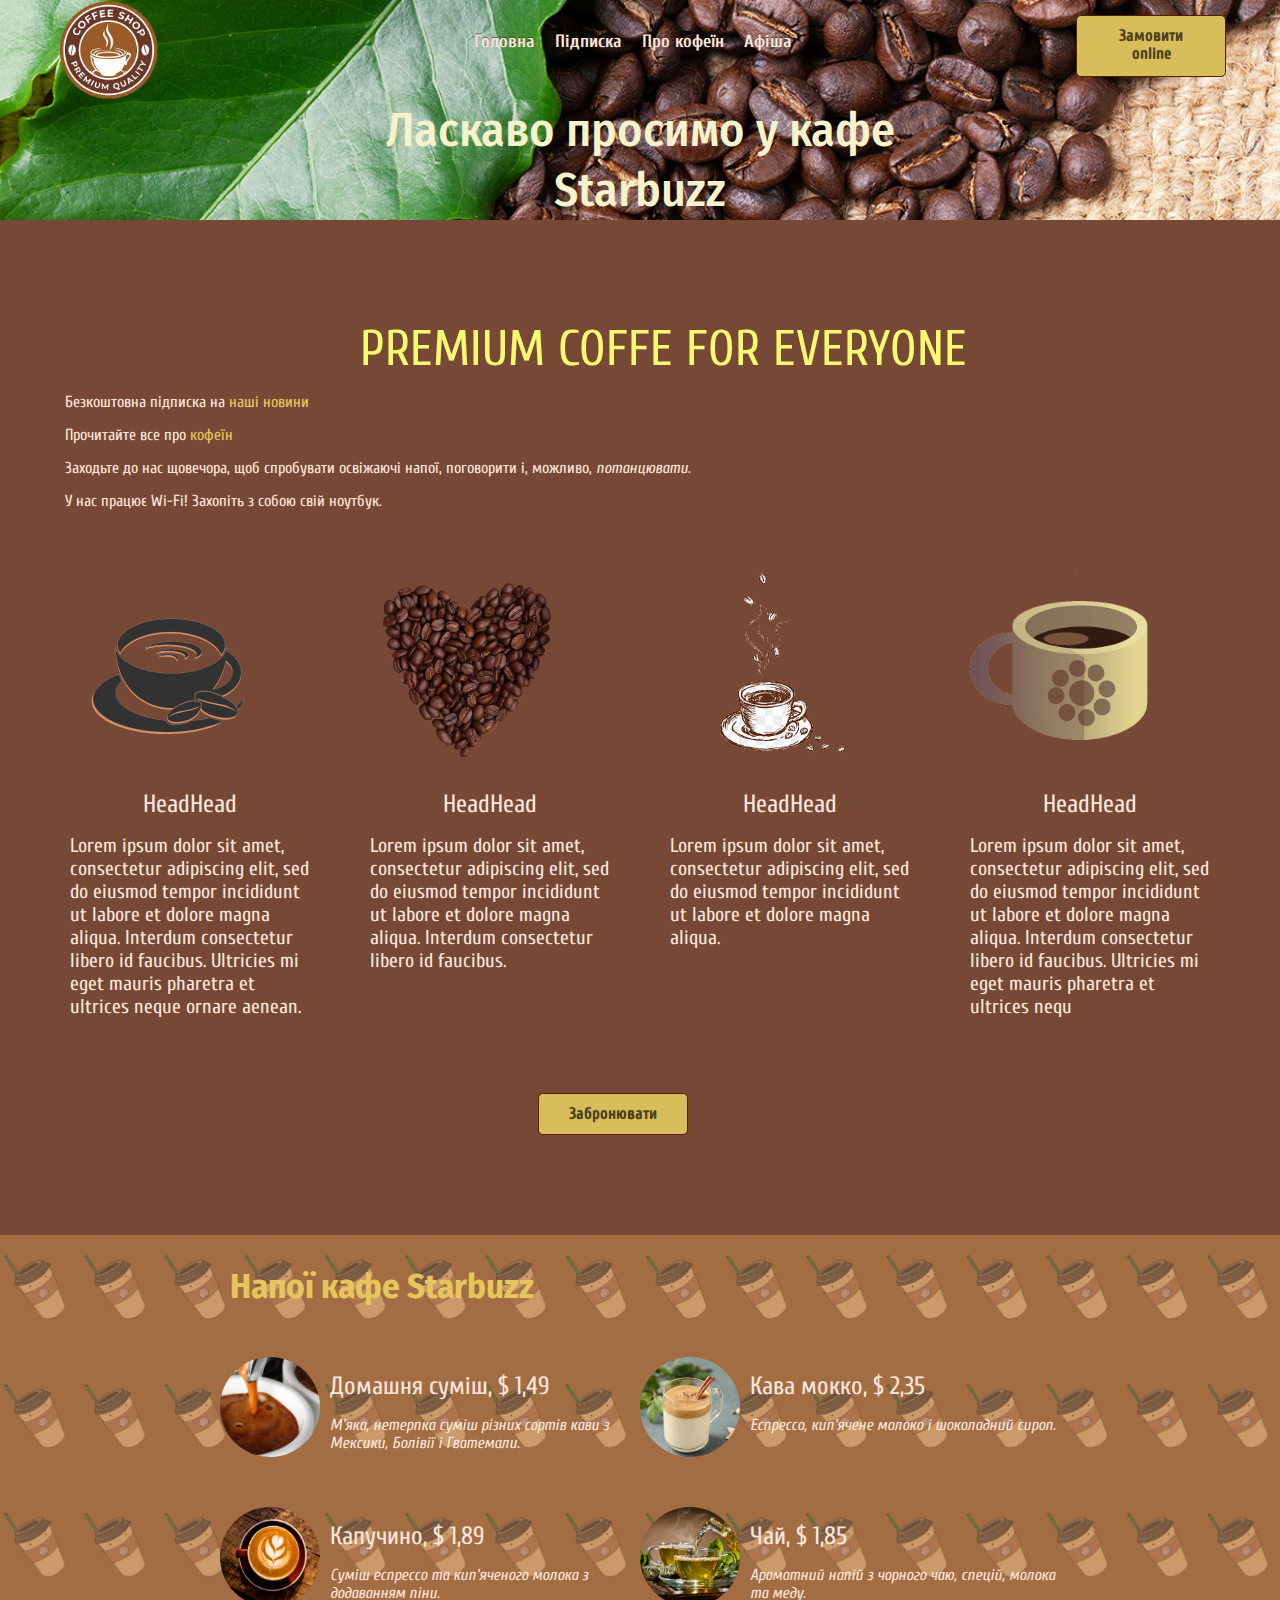
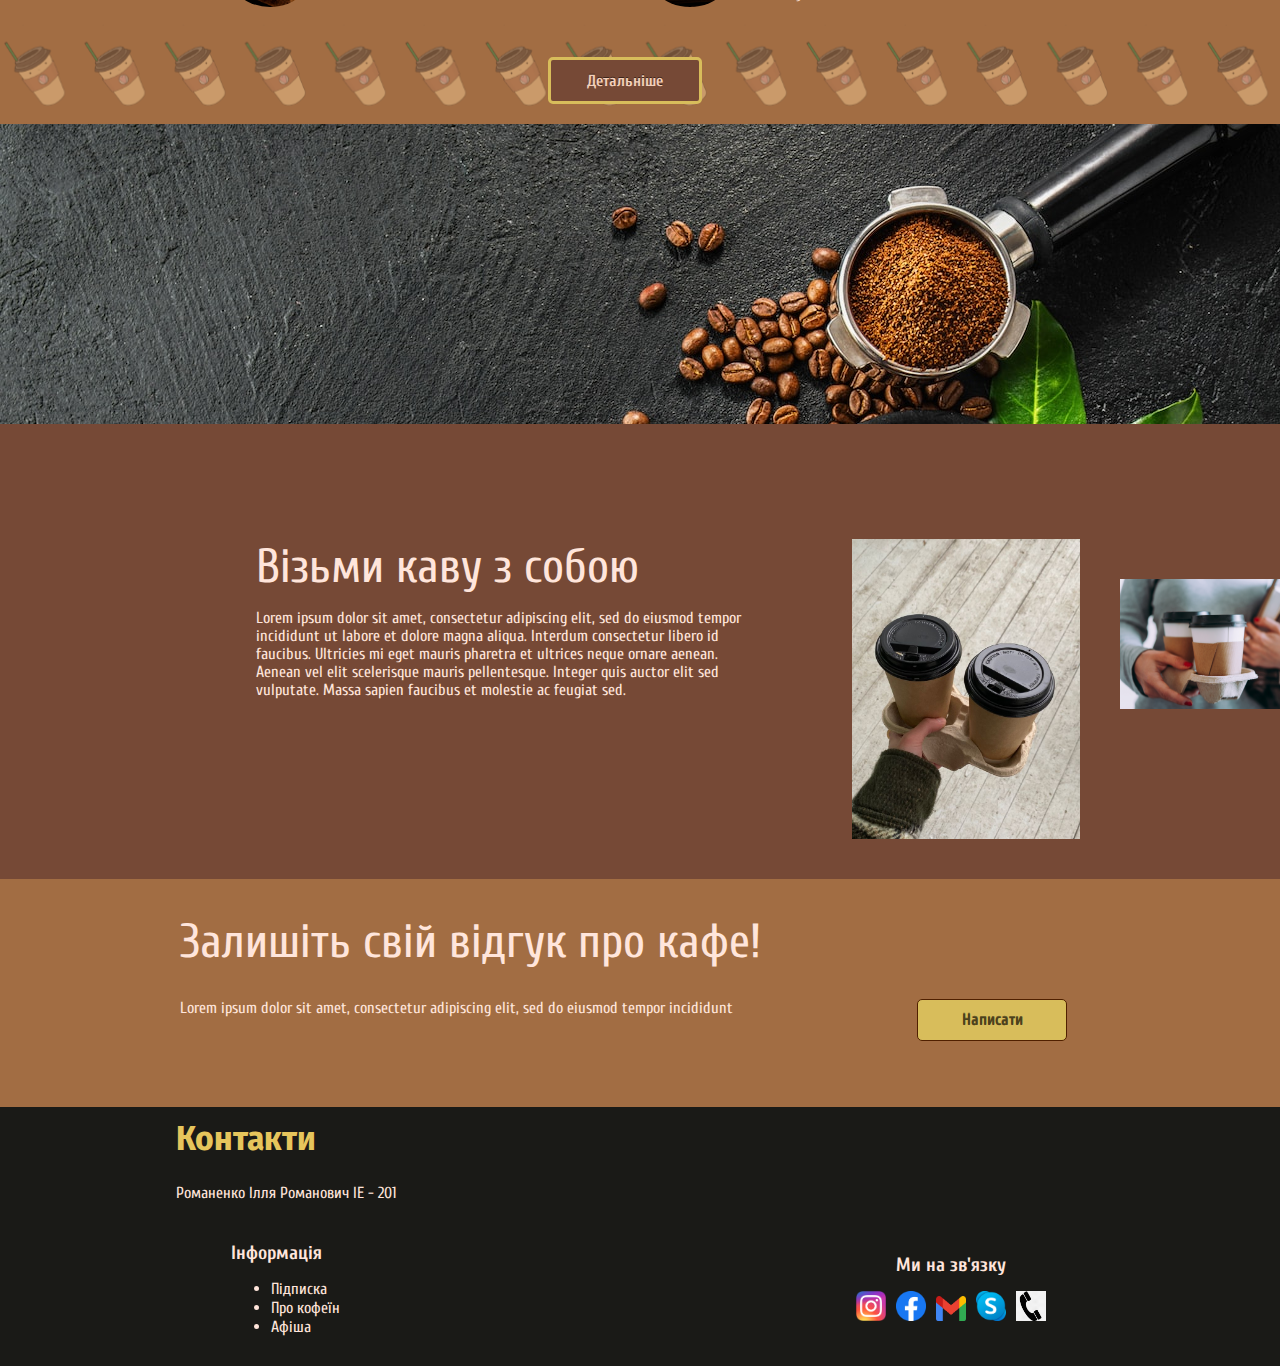
<file: index.html>
<!DOCTYPE html>
<html lang="uk">
<head>
    <meta charset="UTF-8">
    <meta http-equiv="X-UA-Compatible" content="IE=edge">
    <meta name="viewport" content="width=device-width, initial-scale=1.0">
    <title>THIS_TITLE_CLONE_BRANCH</title>
    <link rel="stylesheet" href="main.css">
    <link rel="preconnect" href="https://fonts.googleapis.com">
    <link rel="preconnect" href="https://fonts.gstatic.com" crossorigin>
    <link href="https://fonts.googleapis.com/css2?family=Fira+Sans+Condensed&display=swap" rel="stylesheet">
    <link rel="preconnect" href="https://fonts.googleapis.com">
    <link rel="preconnect" href="https://fonts.gstatic.com" crossorigin>
    <link href="https://fonts.googleapis.com/css2?family=Cuprum&family=Fira+Sans+Condensed&display=swap" rel="stylesheet">
    <style type="text/css">
        .grid {
            margin: 40px;
            display: flex;
            flex-wrap: wrap;
            justify-content: space-between;
        }
        .blok {
            padding: 40px;
            position:relative;
            margin-left: auto;
            margin-right: auto;
            width: 12em;
        }
        .headbl {
            font-size: 25px;
            text-align: center;
        }
        .frid {
            margin: 40px;
            display: flex;
            justify-content:space-between;
        }
        .blok2 {
            width: 60em;
        }
        .nam {
            font-size: 25px;
        }
    </style>
</head>
<body>
    <header>
        <div class="hed">
        <div class="logo"><img src=".\img\logo.png" height="100" width="110"></div>
        <nav class="navbar">
            <ul class="dvs">
                <li class="dws"><a href="./index.html" title="Перейти на головну сторінку" target="_blank">Головна</a></li>
                <li class="dws"><a href="pages/about.html" title="Про нас" target="_blank">Підписка</a></li>
                <li class="dws"><a href="pages/caffeine.html" title="Цікава інформація про кофеїн" target="_blank">Про кофеїн</a></li>
                <li class="dws"><a href="pages/afisa.html" title="Жива музика прямо у кав'ярні!" target="_blank">Афіша</a></li>
            </ul>
        </nav>
        <a href="pages/form.html" title="Замовити доставку" class="btn-1yw">Замовити online</a>
        <h1>Ласкаво просимо у кафе Starbuzz</h1>
        </div>
    </header>
    <main>
        <section>
            <p class="midt">PREMIUM COFFE FOR EVERYONE</p>
            <div class="container">
            <p>Безкоштовна підписка на <a href="./pages/about.html" title="Підписатися на новини" class="link">наші новини</a></p>
            <p>Прочитайте все про <a href="./pages/caffeine.html" title="Цікава інформація про кофеїн" target="_blank" class="link">кофеїн</a></p>
            <div><p>Заходьте до нас щовечора, щоб спробувати освіжаючі напої, поговорити і, можливо, <em> потанцювати</em>.</p>
            <p>У нас працює Wi-Fi! Захопіть з собою свій ноутбук.</p>
            </div>
            </div>
            <div class="grid">
            <div class="blok">
                <img src=".\img\blok\coffee.png" height="200" width="200">
                <p class="headbl">HeadHead</p>
                <p>Lorem ipsum dolor sit amet, consectetur adipiscing elit, sed do eiusmod tempor incididunt ut labore
                    et dolore magna aliqua. Interdum consectetur libero id faucibus. Ultricies mi eget mauris pharetra 
                    et ultrices neque ornare aenean. </p>
            </div>
            <div class="blok">
                <img src=".\img\blok\heart.png" height="200" width="200">
                <p class="headbl">HeadHead</p>
                <p>Lorem ipsum dolor sit amet, consectetur adipiscing elit, sed do eiusmod tempor incididunt ut labore
                    et dolore magna aliqua. Interdum consectetur libero id faucibus. </p>
            </div>
            <div class="blok">
                <img src=".\img\blok\kafe.png" height="200" width="200">
                <p class="headbl">HeadHead</p>
                <p>Lorem ipsum dolor sit amet, consectetur adipiscing elit, sed do eiusmod tempor incididunt ut labore
                    et dolore magna aliqua. </p>
            </div>
            <div class="blok">
                <img src=".\img\blok\kove.png" height="200" width="200">
                <p class="headbl">HeadHead</p>
                <p>Lorem ipsum dolor sit amet, consectetur adipiscing elit, sed do eiusmod tempor incididunt ut labore
                    et dolore magna aliqua. Interdum consectetur libero id faucibus. Ultricies mi eget mauris pharetra 
                    et ultrices nequ</p>
            </div>
            </div>
            <a href="pages/afisa.html" title="Жива музика прямо у кав'ярні!" target="_blank" class="btn-yw">Забронювати</a>
        </section> 
        <div class="bg-muted bg-decor">
            <h2 style="margin-left: 50px;">Напої кафе Starbuzz</h2>
            <div class="frid">
                <div class="blok2">
                <img src=".\img\blok\home.jpg" height="100" width="100" align ="left" style="border-radius: 100px; margin-right: 10px;">
                <p class="nam">Домашня суміш, $ 1,49</p>
                <p><em>М'яка, нетерпка суміш різних сортів кави з Мексики, Болівії і Гватемали.</em></p>
                </div>
                <div class="blok2">
                <img src=".\img\blok\kofe.jpg" height="100" width="100" align ="left" style="border-radius: 100px; margin-right: 10px;">
                <p class="nam">Кава мокко, $ 2,35</p>
                <p><em>Еспрессо, кип'ячене молоко і шоколадний сироп.</em></p>
                </div>
            </div>
            <div class="frid">
                <div class="blok2">
                <img src=".\img\blok\86.jpg"  height="100" width="100" align ="left" style="border-radius: 100px; margin-right: 10px;">
                <p class="nam">Капучино, $ 1,89</p>
                <p><em>Суміш еспрессо та кип'яченого молока з додаванням піни.</em></p>
                </div>
                <div class="blok2">
                <img src=".\img\blok\n.jpg" height="100" width="100" align ="left" style="border-radius: 100px; margin-right: 10px;">
                <p class="nam">Чай, $ 1,85</p>
                <p><em>Ароматний напій з чорного чаю, спецій, молока та меду.</em></p>
                </div>
            </div>
            <a href="pages/caffeine.html" title="Цікава інформація про кофеїн" target="_blank" class="btn-bw">Детальніше</a>
        </div>
        <div style="height: 300px; display: flex; background-image: url(./img/blok/c6.jpg);">
        </div>
        <section>
            <div style="width: 80em; height: 15em;">
            <img src=".\img\blok\p.jpg" height="130" width="200" align = "right" style="position: relative; display: block; left: 40px; top: 40px;">
            <img src=".\img\blok\27.jpg" height="300" width="228" align = "right" style="position: relative; display: block;">
            <p style="font-size: 48px; padding-left: 20%;">Візьми каву з собою</p>
            <p style="padding-left: 20%; margin-right: 42%;">Lorem ipsum dolor sit amet, consectetur adipiscing elit, sed do eiusmod tempor incididunt 
                ut labore et dolore magna aliqua. Interdum consectetur libero id faucibus.
                Ultricies mi eget mauris pharetra et ultrices neque ornare aenean. Aenean vel elit scelerisque mauris pellentesque.
                Integer quis auctor elit sed vulputate. Massa sapien faucibus et molestie ac feugiat sed.</p>
            </div>
        </section>
        <div class="bg-muted" style="display: flex; flex-wrap: wrap;">
            <p style="font-size: 48px; padding: 0%;">Залишіть свій відгук про кафе!</p>
            <p>Lorem ipsum dolor sit amet, consectetur adipiscing elit, sed do eiusmod tempor incididunt</p>
            <a href="pages/review.html" title="Напишіть свій відгук!" class="btn-2yw">Написати</a>
        </div>
    </main>
    <footer>
        <div style="margin: 0 11em;">
            <h2>Контакти </h2>
            <p>Романенко Ілля Романович ІЕ - 201</p>
        </div>
        <div style="display: flex; justify-content: space-around; align-items: center;">
        <div style="display: flex; flex-wrap: wrap; margin: 10px 30px 30px 30px; width: 10em;">
            <p style="font-weight:bold; font-size: larger; text-align: center;">Інформація</p>
            <ul>
                <li><a href="pages/about.html" title="Про нас">Підписка</a></li>
                <li><a href="pages/caffeine.html" title="Цікава інформація про кофеїн">Про кофеїн</a></li>
                <li><a href="pages/afisa.html" title="Жива музика прямо у кав'ярні!">Афіша</a></li>
            </ul>
        </div>
        <div style="margin: 10px 30px 30px 30px;">
            <p style="font-weight:bold; font-size: larger; text-align: center;">Ми на зв'язку</p>
            <a href="https://www.instagram.com/jasskierr/" target="_blank" style="padding: 3px;"><img src=".\img\icons\Instagram_logo_2016.svg.jpg" height="30" width="30"></a>
            <a href="https://www.facebook.com/profile.php?id=100013451641264" target="_blank" style="padding: 3px;"><img src=".\img\icons\fb_icon_325x325.png" height="30" width="30"></a>
            <a href="mailto:ilia161203@gmail.com?subject=Виникло питання" target="_blank" style="padding: 3px;"><img src=".\img\icons\Gmail_icon_(2020).svg.png" height="25" width="30"></a>  
            <a href="skype:+380987142116?call" target="_blank" style="padding: 3px;"><img src=".\img\icons\640px-Skype_logo_(2019present).svg.png" height="30" width="30"></a>
            <a href="tel:+380660267998" target="_blank" style="padding: 3px;"><img src=".\img\icons\png-transparent-telephone-mobile-phones-home-phone.png" height="30" width="30"></a>
        </div>
        </div>
    </footer>
</body>
</html>
</file>
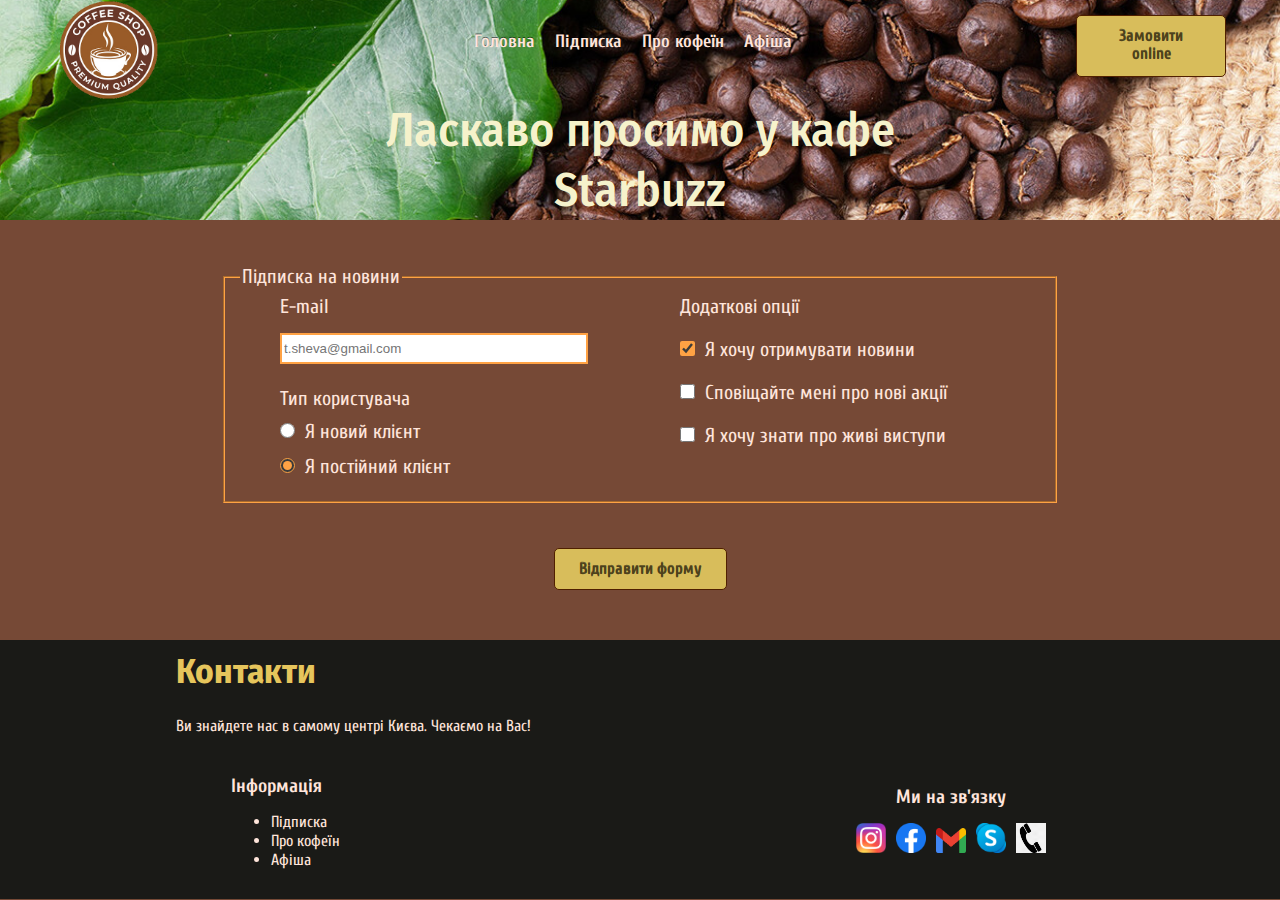
<file: pages/about.html>
<!DOCTYPE html>
<html lang="uk">
<head>
    <meta charset="UTF-8">
    <meta http-equiv="X-UA-Compatible" content="IE=edge">
    <meta name="viewport" content="width=device-width, initial-scale=1.0">
    <title>Document</title>
    <link rel="stylesheet" href="../main.css">
    <link rel="preconnect" href="https://fonts.googleapis.com">
    <link rel="preconnect" href="https://fonts.gstatic.com" crossorigin>
    <link href="https://fonts.googleapis.com/css2?family=Fira+Sans+Condensed&display=swap" rel="stylesheet">
    <link rel="preconnect" href="https://fonts.googleapis.com">
    <link rel="preconnect" href="https://fonts.gstatic.com" crossorigin>
    <link href="https://fonts.googleapis.com/css2?family=Cuprum&family=Fira+Sans+Condensed&display=swap" rel="stylesheet">
</head>
<body>
    <header>
        <div class="hed">
        <div class="logo"><img src="..\img\logo.png" height="100" width="110"></div>
        <nav class="navbar">
            <ul class="dvs">
                <li class="dws"><a href="../index.html" title="Перейти на головну сторінку" target="_blank">Головна</a></li>
                <li class="dws"><a href="about.html" title="Про нас">Підписка</a></li>
                <li class="dws"><a href="caffeine.html" title="Цікава інформація про кофеїн" target="_blank">Про кофеїн</a></li>
                <li class="dws"><a href="afisa.html" title="Жива музика прямо у кав'ярні!" target="_blank">Афіша</a></li>
            </ul>
        </nav>
        <a href="form.html" title="Замовити доставку" class="btn-1yw">Замовити online</a>
        <h1>Ласкаво просимо у кафе Starbuzz</h1>
        </div>
    </header>
    <div class="blok">
        <fieldset>
        <legend>Підписка на новини</legend>
        <div class="blok2">
        <form action="">
            <label for="mal">E-mail</label>
            <input type="text" id="mal" name="mal" placeholder="t.sheva@gmail.com" style="width: 300px; margin: 15px 0 0;"><br><br>
        </form>
        <label>Тип користувача</label>
        <form action="" style="accent-color: #FFA244; width: 150px; margin: 10px 0;">
            <input type="radio" name="type" value="zer" style="height: 15px; width: 15px; margin-right: 10px;">Я новий клієнт
            <div style="width: 180px;">
            <input type="radio" name="type" value="mel" checked style="height: 15px; width: 15px; margin-right: 10px; margin-top: 15px;">Я постійний клієнт</div>
        </form>
        </div>
        <div class="blok2">
        <label>Додаткові опції</label>
        <form action="" style="accent-color: #FFA244; width: 270px; margin: 20px 0;">
            <input type="checkbox" name="opt" value="pres" checked style="height: 15px; width: 15px; margin-right: 10px; margin-bottom: 10px;">Я хочу отримувати новини<p></p>
            <input type="checkbox" name="opt" value="brend" style="height: 15px; width: 15px; margin-right: 10px; margin-bottom: 10px;">Сповіщайте мені про нові акції<p></p>
            <input type="checkbox" name="opt" value="cat" style="height: 15px; width: 15px; margin-right: 10px;">Я хочу знати про живі виступи<p></p>
        </form>
        </div>
        </fieldset>
    </div>
    <div style="margin-right: auto; margin-left: auto; display: block; width: fit-content;">
        <a href="result.html" class="btn-yw" style="margin: 0 0 50px; width: auto;">Відправити форму</a>
    </div>
    <footer>
        <div style="margin: 0 11em;">
            <h2>Контакти </h2>
            <p>Ви знайдете нас в самому центрі Києва. Чекаємо на Вас!</p>
        </div>
        <div style="display: flex; justify-content: space-around; align-items: center;">
        <div style="display: flex; flex-wrap: wrap; margin: 10px 30px 30px 30px; width: 10em;">
            <p style="font-weight:bold; font-size: larger; text-align: center;">Інформація</p>
            <ul>
                <li><a href="about.html" title="Про нас">Підписка</a></li>
                <li><a href="caffeine.html" title="Цікава інформація про кофеїн">Про кофеїн</a></li>
                <li><a href="afisa.html" title="Жива музика прямо у кав'ярні!">Афіша</a></li>
            </ul>
        </div>
        <div style="margin: 10px 30px 30px 30px;">
            <p style="font-weight:bold; font-size: larger; text-align: center;">Ми на зв'язку</p>
            <a href="https://www.instagram.com/jasskierr/" target="_blank" style="padding: 3px;"><img src="..\img\icons\Instagram_logo_2016.svg.jpg" height="30" width="30"></a>
            <a href="https://www.facebook.com/profile.php?id=100013451641264" target="_blank" style="padding: 3px;"><img src="..\img\icons\fb_icon_325x325.png" height="30" width="30"></a>
            <a href="mailto:ilia161203@gmail.com?subject=Виникло питання" target="_blank" style="padding: 3px;"><img src="..\img\icons\Gmail_icon_(2020).svg.png" height="25" width="30"></a>  
            <a href="skype:+380987142116?call" target="_blank" style="padding: 3px;"><img src="..\img\icons\640px-Skype_logo_(2019present).svg.png" height="30" width="30"></a>
            <a href="tel:+380660267998" target="_blank" style="padding: 3px;"><img src="..\img\icons\png-transparent-telephone-mobile-phones-home-phone.png" height="30" width="30"></a>
        </div>
        </div>
    </footer>
</body>
</html>
</file>
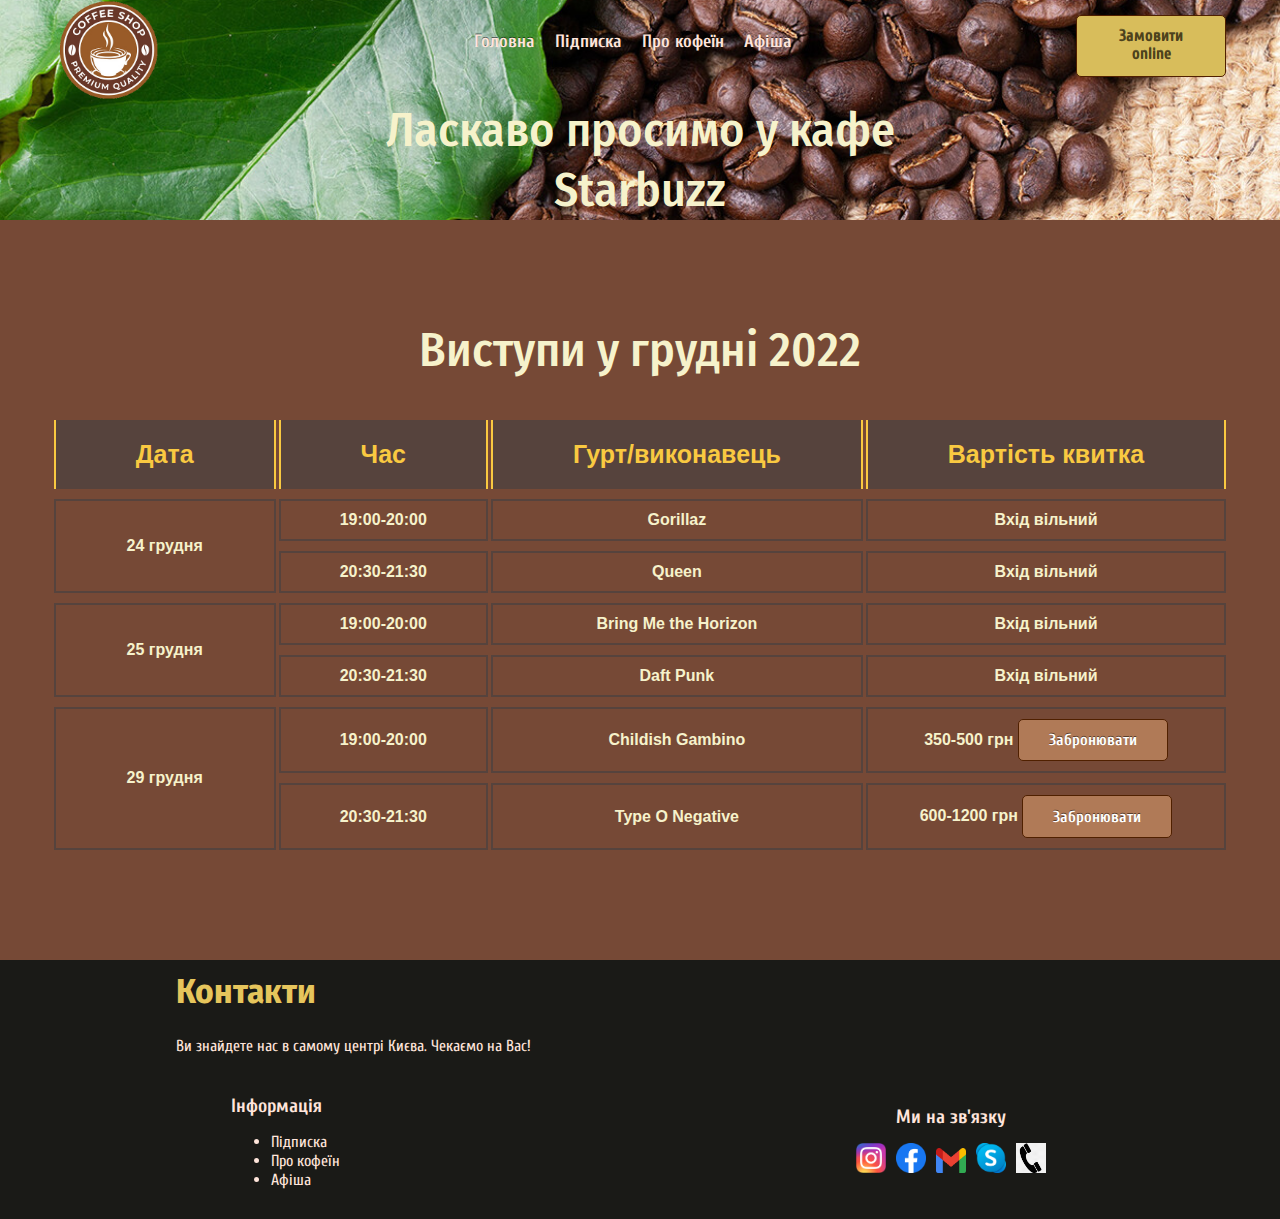
<file: pages/afisa.html>
<!DOCTYPE html>
<html lang="uk">
<head>
    <meta charset="UTF-8">
    <meta http-equiv="X-UA-Compatible" content="IE=edge">
    <meta name="viewport" content="width=device-width, initial-scale=1.0">
    <title>Document</title>
    <link rel="stylesheet" href="../main.css">
    <link rel="preconnect" href="https://fonts.googleapis.com">
    <link rel="preconnect" href="https://fonts.gstatic.com" crossorigin>
    <link href="https://fonts.googleapis.com/css2?family=Fira+Sans+Condensed&display=swap" rel="stylesheet">
    <link rel="preconnect" href="https://fonts.googleapis.com">
    <link rel="preconnect" href="https://fonts.gstatic.com" crossorigin>
    <link href="https://fonts.googleapis.com/css2?family=Cuprum&family=Fira+Sans+Condensed&display=swap" rel="stylesheet">
    <style>
       table {
            border-spacing: 3px 10px;
            font-family: 'Open Sans', sans-serif;
            font-weight: bold;
            margin: 30px auto 0;
            font-size: 25px;
            }
            th {
            padding: 20px 80px;
            background: #56433D;
            color: #F9C941;
            border-right: 2px solid; 
            border-left: 2px solid;
            }
            td {
            vertical-align: middle;
            color: #F6F2CB;
            padding: 10px;
            font-size: 16px;
            text-align: center;
            border-top: 2px solid #56433D;
            border-bottom: 2px solid #56433D;
            border-right: 2px solid #56433D;
            border-left: 2px solid #56433D;
            }
    </style>
</head>
<body>
    <header>
        <div class="hed">
        <div class="logo"><img src="..\img\logo.png" height="100" width="110"></div>
        <nav class="navbar">
            <ul class="dvs">
                <li class="dws"><a href="../index.html" title="Перейти на головну сторінку" target="_blank">Головна</a></li>
                <li class="dws"><a href="about.html" title="Про нас" target="_blank">Підписка</a></li>
                <li class="dws"><a href="caffeine.html" title="Цікава інформація про кофеїн" target="_blank">Про кофеїн</a></li>
                <li class="dws"><a href="afisa.html" title="Жива музика прямо у кав'ярні!" target="_blank">Афіша</a></li>
            </ul>
        </nav>
        <a href="form.html" title="Замовити доставку" class="btn-1yw">Замовити online</a>
        <h1>Ласкаво просимо у кафе Starbuzz</h1>
        </div>
    </header>
    <section>
    <h1>Виступи у грудні 2022</h1>
    <div>
        <table>
            <tr>
              <th>Дата</th>
              <th>Час</th>
              <th>Гурт/виконавець</th>
              <th>Вартість квитка</th>
            </tr>
            <tr>
              <td rowspan="2">24 грудня</td>
              <td>19:00-20:00</td>
              <td>Gorillaz</td>
              <td>Вхід вільний</td>
            </tr>
            <tr>
              <td>20:30-21:30</td>
              <td>Queen</td>
              <td>Вхід вільний</td>
            </tr>
            <tr>
                <td rowspan="2">25 грудня</td>
                <td>19:00-20:00</td>
                <td>Bring Me the Horizon</td>
                <td>Вхід вільний</td>
            </tr>
            <tr>
                <td>20:30-21:30</td>
                <td>Daft Punk</td>
                <td>Вхід вільний</td>
            </tr>
            <tr>
                <td rowspan="2">29 грудня</td>
                <td>19:00-20:00</td>
                <td>Childish Gambino</td>
                <td>350-500 грн <a href="booking.html" class="btn">Забронювати</a></td>
            </tr>
            <tr>
                <td>20:30-21:30</td>
                <td>Type O Negative</td>
                <td>600-1200 грн <a href="booking.html" class="btn">Забронювати</a></td>
            </tr>
            </table>
    </div>
    </section>
    <footer>
        <div style="margin: 0 11em;">
            <h2>Контакти </h2>
            <p>Ви знайдете нас в самому центрі Києва. Чекаємо на Вас!</p>
        </div>
        <div style="display: flex; justify-content: space-around; align-items: center;">
        <div style="display: flex; flex-wrap: wrap; margin: 10px 30px 30px 30px; width: 10em;">
            <p style="font-weight:bold; font-size: larger; text-align: center;">Інформація</p>
            <ul>
                <li><a href="about.html" title="Про нас">Підписка</a></li>
                <li><a href="caffeine.html" title="Цікава інформація про кофеїн">Про кофеїн</a></li>
                <li><a href="afisa.html" title="Жива музика прямо у кав'ярні!">Афіша</a></li>
            </ul>
        </div>
        <div style="margin: 10px 30px 30px 30px;">
            <p style="font-weight:bold; font-size: larger; text-align: center;">Ми на зв'язку</p>
            <a href="https://www.instagram.com/jasskierr/" target="_blank" style="padding: 3px;"><img src="..\img\icons\Instagram_logo_2016.svg.jpg" height="30" width="30"></a>
            <a href="https://www.facebook.com/profile.php?id=100013451641264" target="_blank" style="padding: 3px;"><img src="..\img\icons\fb_icon_325x325.png" height="30" width="30"></a>
            <a href="mailto:ilia161203@gmail.com?subject=Виникло питання" target="_blank" style="padding: 3px;"><img src="..\img\icons\Gmail_icon_(2020).svg.png" height="25" width="30"></a>  
            <a href="skype:+380987142116?call" target="_blank" style="padding: 3px;"><img src="..\img\icons\640px-Skype_logo_(2019present).svg.png" height="30" width="30"></a>
            <a href="tel:+380660267998" target="_blank" style="padding: 3px;"><img src="..\img\icons\png-transparent-telephone-mobile-phones-home-phone.png" height="30" width="30"></a>
        </div>
        </div>
    </footer>
</body>
</html>
</file>
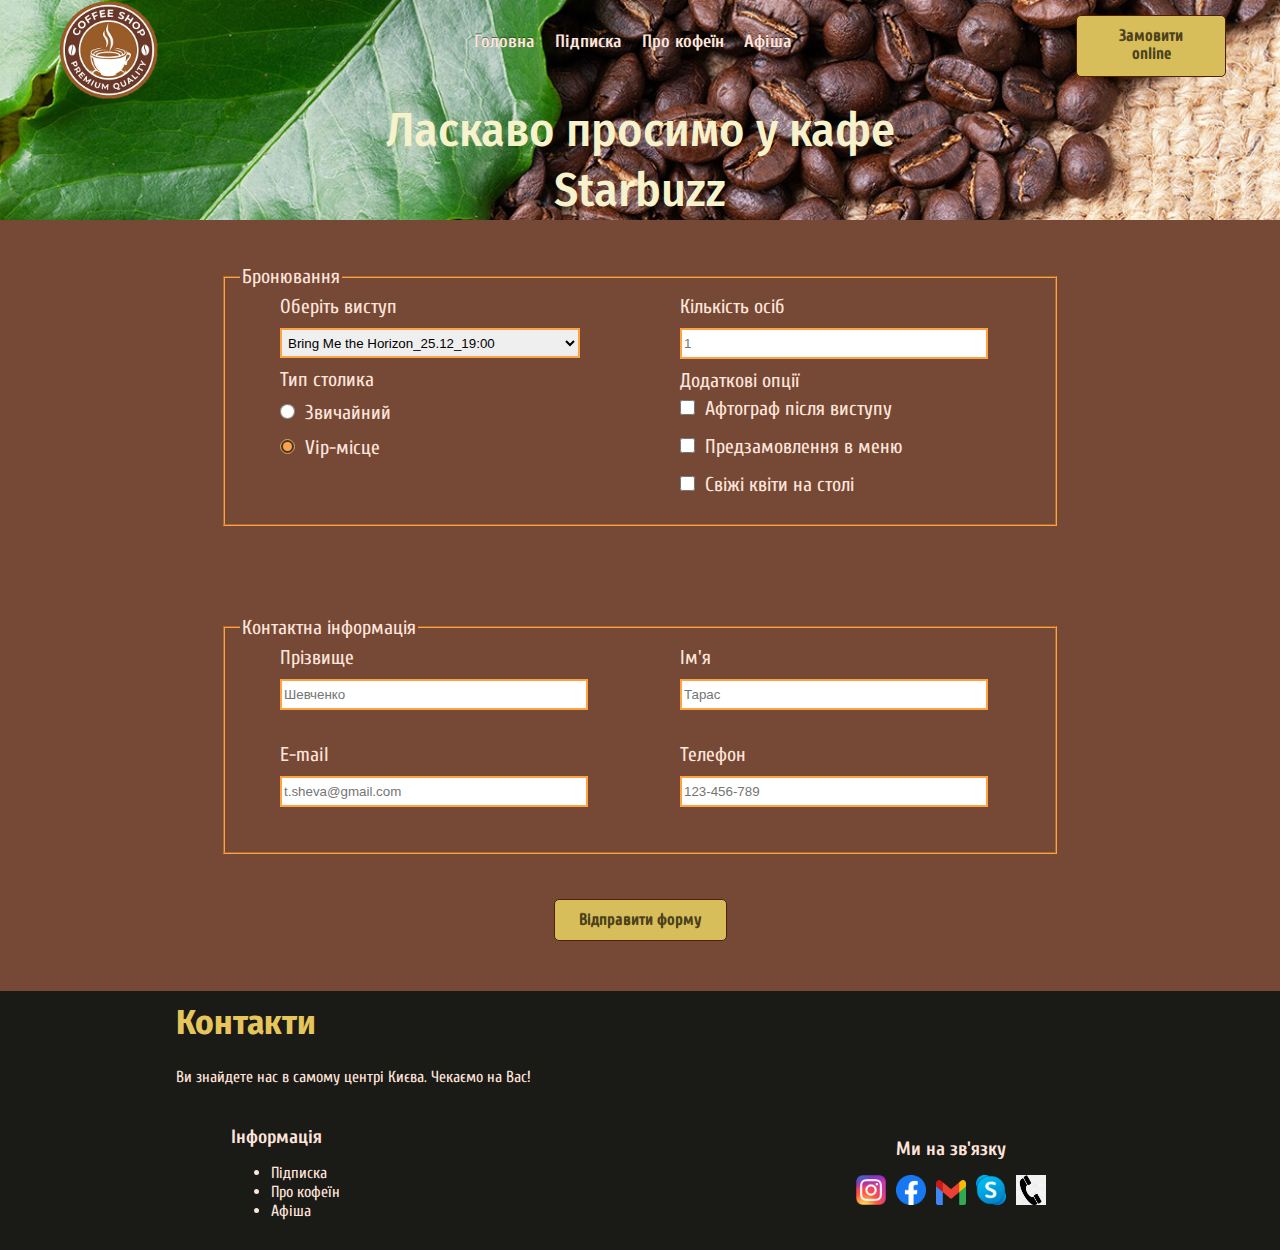
<file: pages/booking.html>
<!DOCTYPE html>
<html lang="uk">
<head>
    <meta charset="UTF-8">
    <meta http-equiv="X-UA-Compatible" content="IE=edge">
    <meta name="viewport" content="width=device-width, initial-scale=1.0">
    <title>Document</title>
    <link rel="stylesheet" href="../main.css">
    <link rel="preconnect" href="https://fonts.googleapis.com">
    <link rel="preconnect" href="https://fonts.gstatic.com" crossorigin>
    <link href="https://fonts.googleapis.com/css2?family=Fira+Sans+Condensed&display=swap" rel="stylesheet">
    <link rel="preconnect" href="https://fonts.googleapis.com">
    <link rel="preconnect" href="https://fonts.gstatic.com" crossorigin>
    <link href="https://fonts.googleapis.com/css2?family=Cuprum&family=Fira+Sans+Condensed&display=swap" rel="stylesheet">
</head>
<body>
    <header>
        <div class="hed">
        <div class="logo"><img src="..\img\logo.png" height="100" width="110"></div>
        <nav class="navbar">
            <ul class="dvs">
                <li class="dws"><a href="../index.html" title="Перейти на головну сторінку" target="_blank">Головна</a></li>
                <li class="dws"><a href="about.html" title="Про нас">Підписка</a></li>
                <li class="dws"><a href="caffeine.html" title="Цікава інформація про кофеїн" target="_blank">Про кофеїн</a></li>
                <li class="dws"><a href="afisa.html" title="Жива музика прямо у кав'ярні!" target="_blank">Афіша</a></li>
            </ul>
        </nav>
        <a href="form.html" title="Замовити доставку" class="btn-1yw">Замовити online</a>
        <h1>Ласкаво просимо у кафе Starbuzz</h1>
        </div>
    </header>
    <div class="blok">
        <fieldset>
        <legend>Бронювання</legend>
        <div class="blok2">
        <form action="">
            <label for="sort">Оберіть виступ</label>
            <select name="sort">
                <option value="ara">Bring Me the Horizon_25.12_19:00</option>
                <option value="rob">Daft Punk_25.12_20:30</option>
                <option value="lib">Childish Gambino_26.12_19:00</option>
                <option value="eks">Type O Negative_26.12_20:30</option>
            </select>
        </form>
        <label>Тип столика</label>
        <form action="" style="accent-color: #FFA244; width: 120px; margin: 10px 0;">
            <input type="radio" name="type" value="zer" style="height: 15px; width: 15px; margin-right: 10px;">Звичайний
            <input type="radio" name="type" value="mel" checked style="height: 15px; width: 15px; margin-right: 10px; margin-top: 15px;">Vip-місце
        </form>
        </div>
        <div class="blok2">
        <form>
            <label for="num">Кількість осіб</label>
            <input type="number" id="num" name="num" min="1" max="8" placeholder="1" style="width: 300px; margin: 10px 0;">
        </form>
        <label>Додаткові опції</label>
        <form action="" style="accent-color: #FFA244; width: 240px; margin-top: 5px;">
            <input type="checkbox" name="opt" value="pres" style="height: 15px; width: 15px; margin-right: 10px;">Афтограф після виступу<p></p>
            <input type="checkbox" name="opt" value="brend" style="height: 15px; width: 15px; margin-right: 10px;">Предзамовлення в меню<p></p>
            <input type="checkbox" name="opt" value="cat" style="height: 15px; width: 15px; margin-right: 10px;">Свіжі квіти на столі<p></p>
        </form>
        </div>
        </fieldset>
    </div>
    <div class="blok">
        <fieldset>
        <legend>Контактна інформація</legend>
        <div class="blok2">
        <form action="">
            <label for="sur">Прізвище</label>
            <input type="text" id="sur" name="sur" placeholder="Шевченко" style="width: 300px; margin: 10px 0;"><br><br>
            <label for="mal">E-mail</label>
            <input type="text" id="mal" name="mal" placeholder="t.sheva@gmail.com" style="width: 300px; margin: 10px 0;"><br><br>
        </div>
        <div class="blok2">
            <label for="name">Ім'я</label>
            <input type="text" id="name" name="name" placeholder="Тарас" style="width: 300px; margin: 10px 20px 10px 0px;"><br><br>
            <label for="mob">Телефон</label>
            <input type="text" id="mob" name="mob" placeholder="123-456-789" style="width: 300px; margin: 10px 0;"><br><br>
        </div>
        </form>
        </fieldset>
    </div>
    <div style="margin-right: auto; margin-left: auto; display: block; width: fit-content;">
        <a href="result.html" class="btn-yw" style="margin: 0 0 50px; width: auto;">Відправити форму</a>
    </div>
    <footer>
        <div style="margin: 0 11em;">
            <h2>Контакти </h2>
            <p>Ви знайдете нас в самому центрі Києва. Чекаємо на Вас!</p>
        </div>
        <div style="display: flex; justify-content: space-around; align-items: center;">
        <div style="display: flex; flex-wrap: wrap; margin: 10px 30px 30px 30px; width: 10em;">
            <p style="font-weight:bold; font-size: larger; text-align: center;">Інформація</p>
            <ul>
                <li><a href="about.html" title="Про нас">Підписка</a></li>
                <li><a href="caffeine.html" title="Цікава інформація про кофеїн">Про кофеїн</a></li>
                <li><a href="afisa.html" title="Жива музика прямо у кав'ярні!">Афіша</a></li>
            </ul>
        </div>
        <div style="margin: 10px 30px 30px 30px;">
            <p style="font-weight:bold; font-size: larger; text-align: center;">Ми на зв'язку</p>
            <a href="https://www.instagram.com/jasskierr/" target="_blank" style="padding: 3px;"><img src="..\img\icons\Instagram_logo_2016.svg.jpg" height="30" width="30"></a>
            <a href="https://www.facebook.com/profile.php?id=100013451641264" target="_blank" style="padding: 3px;"><img src="..\img\icons\fb_icon_325x325.png" height="30" width="30"></a>
            <a href="mailto:ilia161203@gmail.com?subject=Виникло питання" target="_blank" style="padding: 3px;"><img src="..\img\icons\Gmail_icon_(2020).svg.png" height="25" width="30"></a>  
            <a href="skype:+380987142116?call" target="_blank" style="padding: 3px;"><img src="..\img\icons\640px-Skype_logo_(2019present).svg.png" height="30" width="30"></a>
            <a href="tel:+380660267998" target="_blank" style="padding: 3px;"><img src="..\img\icons\png-transparent-telephone-mobile-phones-home-phone.png" height="30" width="30"></a>
        </div>
        </div>
    </footer>
</body>
</html>
</file>
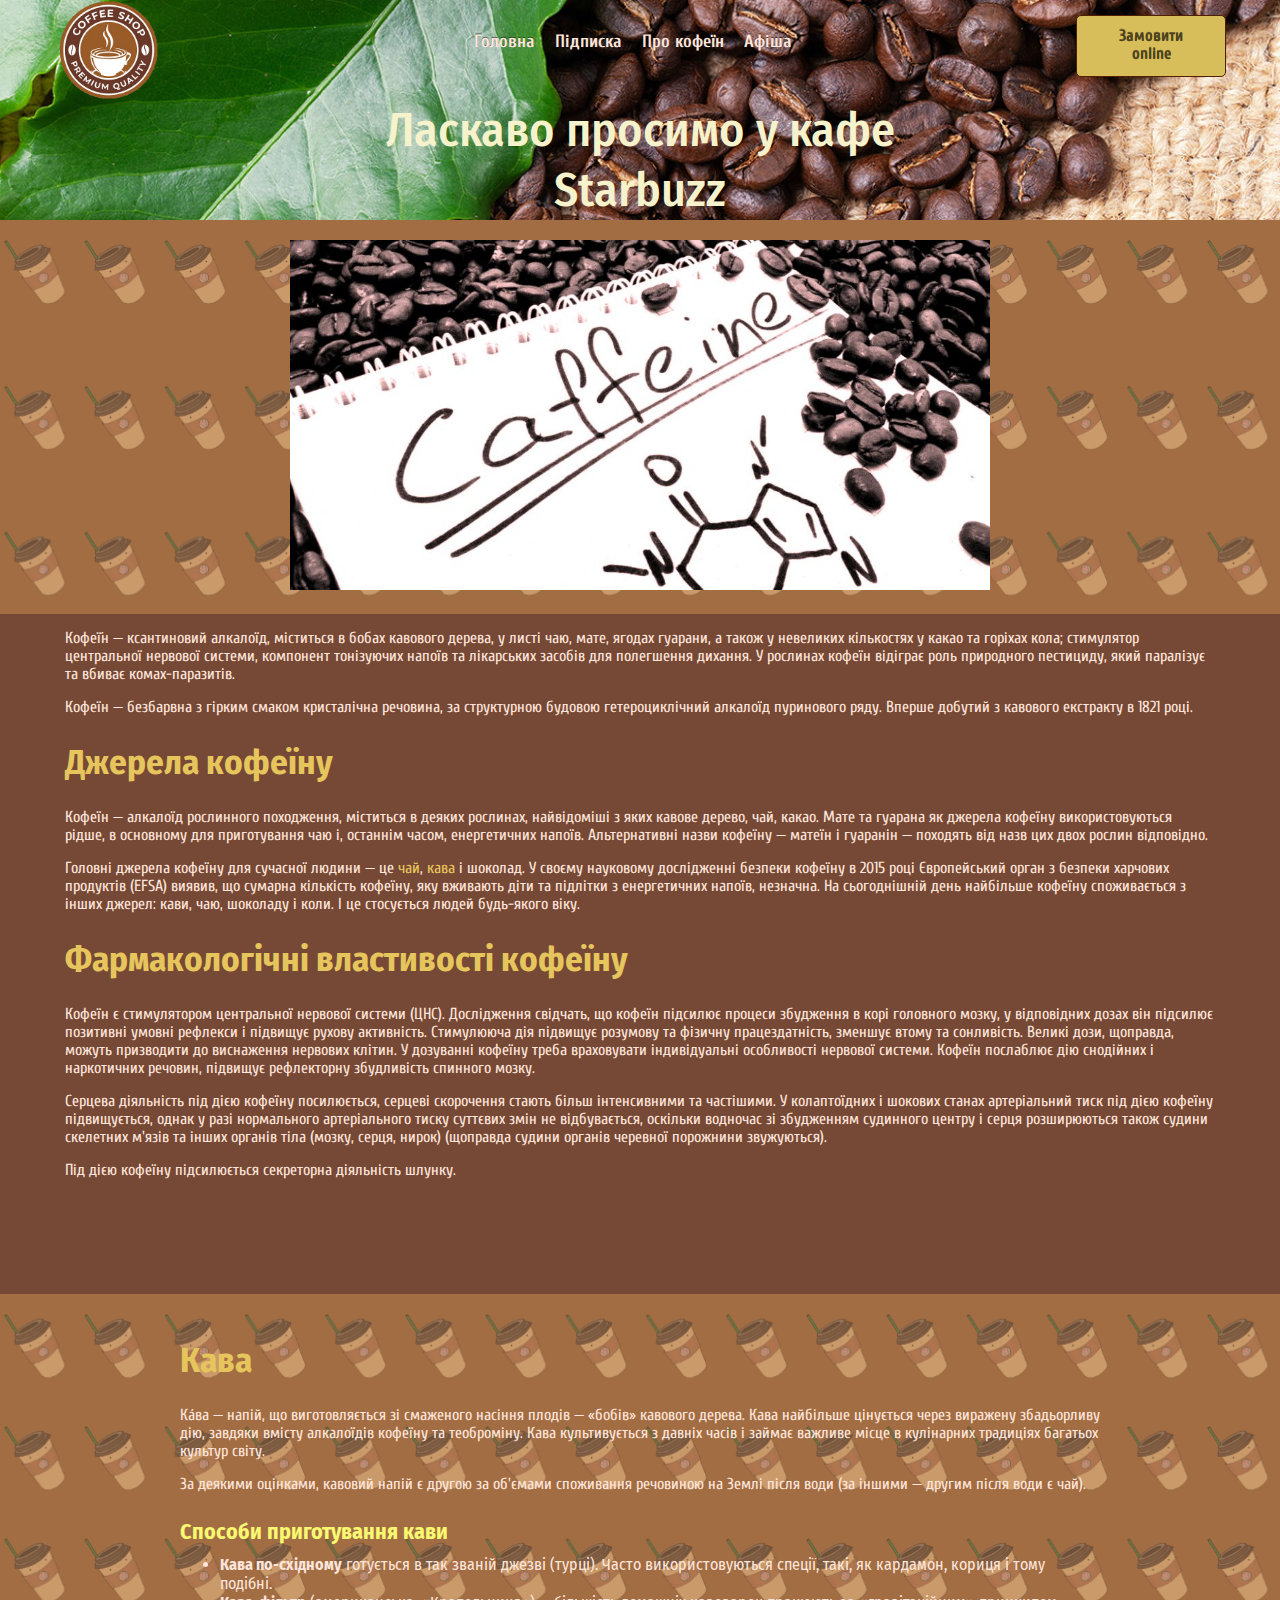
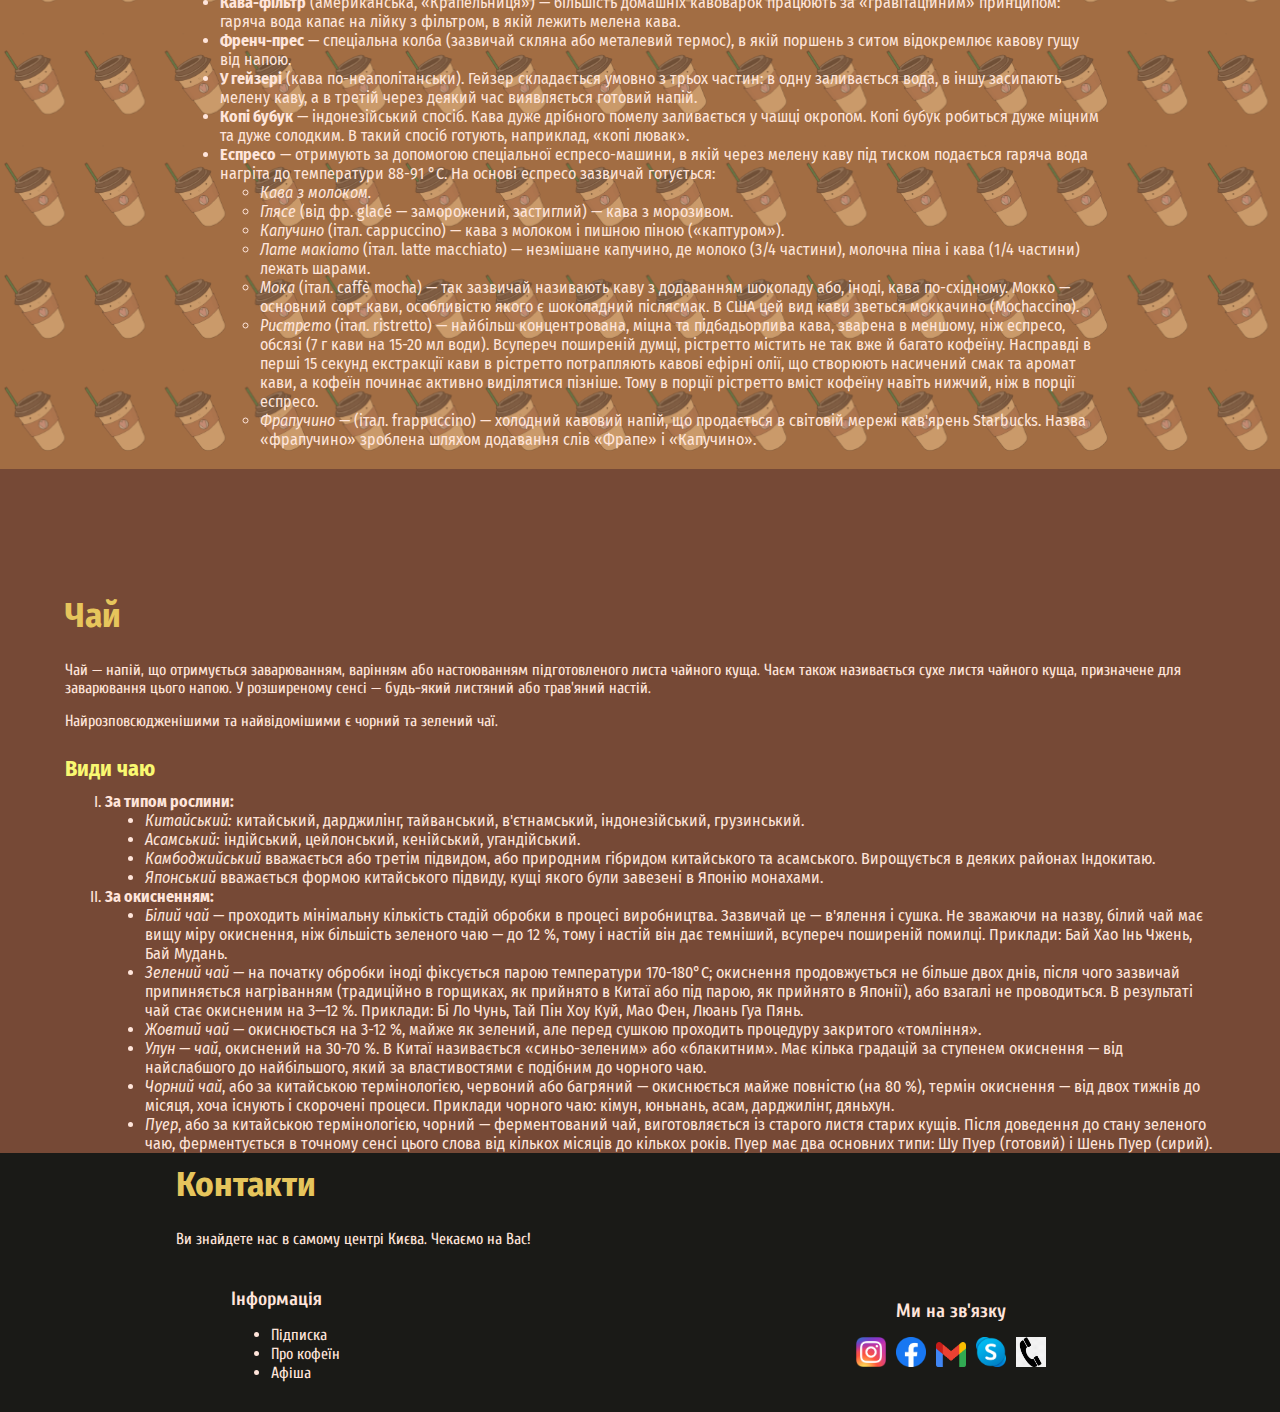
<file: pages/caffeine.html>
<!DOCTYPE html>
<html lang="uk">
<head>
    <meta charset="UTF-8">
    <meta http-equiv="X-UA-Compatible" content="IE=edge">
    <meta name="viewport" content="width=device-width, initial-scale=1.0">
    <title>Document</title>
    <link rel="stylesheet" href="../main.css">
    <link rel="preconnect" href="https://fonts.googleapis.com">
    <link rel="preconnect" href="https://fonts.gstatic.com" crossorigin>
    <link href="https://fonts.googleapis.com/css2?family=Fira+Sans+Condensed&display=swap" rel="stylesheet">
    <link rel="preconnect" href="https://fonts.googleapis.com">
    <link rel="preconnect" href="https://fonts.gstatic.com" crossorigin>
    <link href="https://fonts.googleapis.com/css2?family=Cuprum&family=Fira+Sans+Condensed&display=swap" rel="stylesheet">
</head>
<body>
    <header>
        <div class="hed">
        <div class="logo"><img src="..\img\logo.png" height="100" width="110"></div>
        <nav class="navbar">
            <ul class="dvs">
                <li class="dws"><a href="../index.html" title="Перейти на головну сторінку" target="_blank">Головна</a></li>
                <li class="dws"><a href="about.html" title="Про нас" target="_blank">Підписка</a></li>
                <li class="dws"><a href="caffeine.html" title="Цікава інформація про кофеїн" target="_blank">Про кофеїн</a></li>
                <li class="dws"><a href="afisa.html" title="Жива музика прямо у кав'ярні!" target="_blank">Афіша</a></li>
            </ul>
        </nav>
        <a href="form.html" title="Замовити доставку" class="btn-1yw">Замовити online</a>
        <h1>Ласкаво просимо у кафе Starbuzz</h1>
        </div>
    </header>
    <div>
    <div class="bg-muted bg-decor fig">
    <img src = "..\img\kofein.jpg" width="700" height="350">
    </div>
    <div class="container">
        <p>Кофеї́н — ксантиновий алкалоїд, міститься в бобах кавового дерева, у листі чаю, мате, ягодах гуарани, а також у невеликих кількостях у какао та горіхах кола; стимулятор центральної нервової системи, компонент тонізуючих напоїв та лікарських засобів для полегшення дихання. У рослинах кофеїн відіграє роль природного пестициду, який паралізує та вбиває комах-паразитів.</p>
        <p>Кофеїн — безбарвна з гірким смаком кристалічна речовина, за структурною будовою гетероциклічний алкалоїд пуринового ряду. Вперше добутий з кавового екстракту в 1821 році.</p>
        <h2>Джерела кофеїну</h2>
        <p>Кофеїн — алкалоїд рослинного походження, міститься в деяких рослинах, найвідоміші з яких кавове дерево, чай, какао. Мате та гуарана як джерела кофеїну використовуються рідше, в основному для приготування чаю і, останнім часом, енергетичних напоїв. Альтернативні назви кофеїну — матеїн і гуаранін — походять від назв цих двох рослин відповідно.</p>
        <p>Головні джерела кофеїну для сучасної людини — це <a href="#tea" title="Дізнатися більше про чай" class="link">чай</a>, <a href="#kava" title="Дізнатися більше про каву" class="link">кава</a> і шоколад. У своєму науковому дослідженні безпеки кофеїну в 2015 році Європейський орган з безпеки харчових продуктів (EFSA) виявив, що сумарна кількість кофеїну, яку вживають діти та підлітки з енергетичних напоїв, незначна. На сьогоднішній день найбільше кофеїну споживається з інших джерел: кави, чаю, шоколаду і коли. І це стосується людей будь-якого віку.</p>
        <h2>Фармакологічні властивості кофеїну</h2>
        <p>Кофеїн є стимулятором центральної нервової системи (ЦНС). Дослідження свідчать, що кофеїн підсилює процеси збудження в корі головного мозку, у відповідних дозах він підсилює позитивні умовні рефлекси і підвищує рухову активність. Стимулююча дія підвищує розумову та фізичну працездатність, зменшує втому та сонливість. Великі дози, щоправда, можуть призводити до виснаження нервових клітин. У дозуванні кофеїну треба враховувати індивідуальні особливості нервової системи. Кофеїн послаблює дію снодійних і наркотичних речовин, підвищує рефлекторну збудливість спинного мозку.</p>
        <p>Серцева діяльність під дією кофеїну посилюється, серцеві скорочення стають більш інтенсивними та частішими. У колаптоїдних і шокових станах артеріальний тиск під дією кофеїну підвищується, однак у разі нормального артеріального тиску суттєвих змін не відбувається, оскільки водночас зі збудженням судинного центру і серця розширюються також судини скелетних м'язів та інших органів тіла (мозку, серця, нирок) (щоправда судини органів черевної порожнини звужуються).</p>
        <p>Під дією кофеїну підсилюється секреторна діяльність шлунку.</p>
    </div>
    </div>
    <section>
    <div class="bg-muted bg-decor">
        <p><a name="kava" ></a></p>
        <h2>Кава</h2>
        <p>Ка́ва — напій, що виготовляється зі смаженого насіння плодів — «бобів» кавового дерева. Кава найбільше цінується через виражену збадьорливу дію, завдяки вмісту алкалоїдів кофеїну та теоброміну. Кава культивується з давніх часів і займає важливе місце в кулінарних традиціях багатьох культур світу.</p>
        <p>За деякими оцінками, кавовий напій є другою за об'ємами споживання речовиною на Землі після води (за іншими — другим після води є чай).</p>
        <h3>Способи приготування кави</h3>
        <ul style="list-style-type: disc">        
            <li><b>Кава по-східному</b> готується в так званій джезві (турці). Часто використовуються спеції, такі, як кардамон, кориця і тому подібні.</li>
            <li><b>Кава-фільтр</b> (американська, «Крапельниця») — більшість домашніх кавоварок працюють за «гравітаційним» принципом: гаряча вода капає на лійку з фільтром, в якій лежить мелена кава.</li>
            <li><b>Френч-прес</b> — спеціальна колба (зазвичай скляна або металевий термос), в якій поршень з ситом відокремлює кавову гущу від напою.</li>
            <li><b>У гейзері</b> (кава по-неаполітанськи). Гейзер складається умовно з трьох частин: в одну заливається вода, в іншу засипають мелену каву, а в третій через деякий час виявляється готовий напій.</li>
            <li><b>Копі бубук</b> — індонезійський спосіб. Кава дуже дрібного помелу заливається у чашці окропом. Копі бубук робиться дуже міцним та дуже солодким. В такий спосіб готують, наприклад, «копі лювак».</li>
            <li><b>Еспресо</b> — отримують за допомогою спеціальної еспресо-машини, в якій через мелену каву під тиском подається гаряча вода нагріта до температури 88-91 °C. На основі еспресо зазвичай готується:
                <ul style="list-style-type: circle">
                  <li><em>Кава з молоком.</em></li>
                  <li><em>Глясе</em> (від фр. glacé — заморожений, застиглий) — кава з морозивом.</li>
                  <li><em>Капучино</em> (італ. cappuccino) — кава з молоком і пишною піною («каптуром»).</li>
                  <li><em>Лате макіато</em> (італ. latte macchiato) — незмішане капучино, де молоко (3/4 частини), молочна піна і кава (1/4 частини) лежать шарами.</li>
                  <li><em>Мока</em> (італ. caffè mocha) — так зазвичай називають каву з додаванням шоколаду або, іноді, кава по-східному. Мокко — основний сорт кави, особливістю якого є шоколадний післясмак. В США цей вид кави зветься моккачино (Mochaccino).</li>
                  <li><em>Ристрето</em> (італ. ristretto) — найбільш концентрована, міцна та підбадьорлива кава, зварена в меншому, ніж еспресо, обсязі (7 г кави на 15-20 мл води). Всупереч поширеній думці, рістретто містить не так вже й багато кофеїну. Насправді в перші 15 секунд екстракції кави в рістретто потрапляють кавові ефірні олії, що створюють насичений смак та аромат кави, а кофеїн починає активно виділятися пізніше. Тому в порції рістретто вміст кофеїну навіть нижчий, ніж в порції еспресо.</li>
                  <li><em>Фрапучино</em> — (італ. frappuccino) — холодний кавовий напій, що продається в світовій мережі кав'ярень Starbucks. Назва «фрапучино» зроблена шляхом додавання слів «Фрапе» і «Капучино».</li>
                </ul>
            </li>      
        </ul>
    </div>
    </section>
    <div class="container">
        <p><a name="tea" ></a></p>
        <h2>Чай</h2>
        <p>Чай — напій, що отримується заварюванням, варінням або настоюванням підготовленого листа чайного куща. Чаєм також називається сухе листя чайного куща, призначене для заварювання цього напою. У розширеному сенсі — будь-який листяний або трав'яний настій.</p>
        <p>Найрозповсюдженішими та найвідомішими є чорний та зелений чаї.</p>
        <h3>Види чаю</h3>
        <ol type="I">
            <li><b>За типом рослини:</b>
                <ul style="list-style-type: disc">
                  <li><em>Китайський:</em> китайський, дарджилінг, тайванський, в'єтнамський, індонезійський, грузинський.</li>
                  <li><em>Асамський:</em> індійський, цейлонський, кенійський, угандійський.</li>
                  <li><em>Камбоджийський</em> вважається або третім підвидом, або природним гібридом китайського та асамського. Вирощується в деяких районах Індокитаю.</li>
                  <li><em>Японський</em> вважається формою китайського підвиду, кущі якого були завезені в Японію монахами.</li>
                </ul>
            </li>
            <li><b>За окисненням:</b>
                <ul style="list-style-type: disc">
                    <li><em>Білий чай</em> — проходить мінімальну кількість стадій обробки в процесі виробництва. Зазвичай це — в'ялення і сушка. Не зважаючи на назву, білий чай має вищу міру окиснення, ніж більшість зеленого чаю — до 12 %, тому і настій він дає темніший, всупереч поширеній помилці. Приклади: Бай Хао Інь Чжень, Бай Мудань.</li>
                    <li><em>Зелений чай</em> — на початку обробки іноді фіксується парою температури 170-180°С; окиснення продовжується не більше двох днів, після чого зазвичай припиняється нагріванням (традиційно в горщиках, як прийнято в Китаї або під парою, як прийнято в Японії), або взагалі не проводиться. В результаті чай стає окисненим на 3—12 %. Приклади: Бі Ло Чунь, Тай Пін Хоу Куй, Мао Фен, Люань Гуа Пянь.</li>
                    <li><em>Жовтий чай</em> — окиснюється на 3-12 %, майже як зелений, але перед сушкою проходить процедуру закритого «томління».</li>
                    <li><em>Улун — чай</em>, окиснений на 30-70 %. В Китаї називається «синьо-зеленим» або «блакитним». Має кілька градацій за ступенем окиснення — від найслабшого до найбільшого, який за властивостями є подібним до чорного чаю.</li>
                    <li><em>Чорний чай</em>, або за китайською термінологією, червоний або багряний — окиснюється майже повністю (на 80 %), термін окиснення — від двох тижнів до місяця, хоча існують і скорочені процеси. Приклади чорного чаю: кімун, юньнань, асам, дарджилінг, дяньхун.</li>
                    <li><em>Пуер</em>, або за китайською термінологією, чорний — ферментований чай, виготовляється із старого листя старих кущів. Після доведення до стану зеленого чаю, ферментується в точному сенсі цього слова від кількох місяців до кількох років. Пуер має два основних типи: Шу Пуер (готовий) і Шень Пуер (сирий).</li>
                </ul>
            </li>
        </ol>
    </div>
    <footer>
        <div style="margin: 0 11em;">
            <h2>Контакти </h2>
            <p>Ви знайдете нас в самому центрі Києва. Чекаємо на Вас!</p>
        </div>
        <div style="display: flex; justify-content: space-around; align-items: center;">
        <div style="display: flex; flex-wrap: wrap; margin: 10px 30px 30px 30px; width: 10em;">
            <p style="font-weight:bold; font-size: larger; text-align: center;">Інформація</p>
            <ul>
                <li><a href="about.html" title="Про нас">Підписка</a></li>
                <li><a href="caffeine.html" title="Цікава інформація про кофеїн">Про кофеїн</a></li>
                <li><a href="afisa.html" title="Жива музика прямо у кав'ярні!">Афіша</a></li>
            </ul>
        </div>
        <div style="margin: 10px 30px 30px 30px;">
            <p style="font-weight:bold; font-size: larger; text-align: center;">Ми на зв'язку</p>
            <a href="https://www.instagram.com/jasskierr/" target="_blank" style="padding: 3px;"><img src="..\img\icons\Instagram_logo_2016.svg.jpg" height="30" width="30"></a>
            <a href="https://www.facebook.com/profile.php?id=100013451641264" target="_blank" style="padding: 3px;"><img src="..\img\icons\fb_icon_325x325.png" height="30" width="30"></a>
            <a href="mailto:ilia161203@gmail.com?subject=Виникло питання" target="_blank" style="padding: 3px;"><img src="..\img\icons\Gmail_icon_(2020).svg.png" height="25" width="30"></a>  
            <a href="skype:+380987142116?call" target="_blank" style="padding: 3px;"><img src="..\img\icons\640px-Skype_logo_(2019present).svg.png" height="30" width="30"></a>
            <a href="tel:+380660267998" target="_blank" style="padding: 3px;"><img src="..\img\icons\png-transparent-telephone-mobile-phones-home-phone.png" height="30" width="30"></a>
        </div>
        </div>
    </footer>
</body>
</html>
</file>
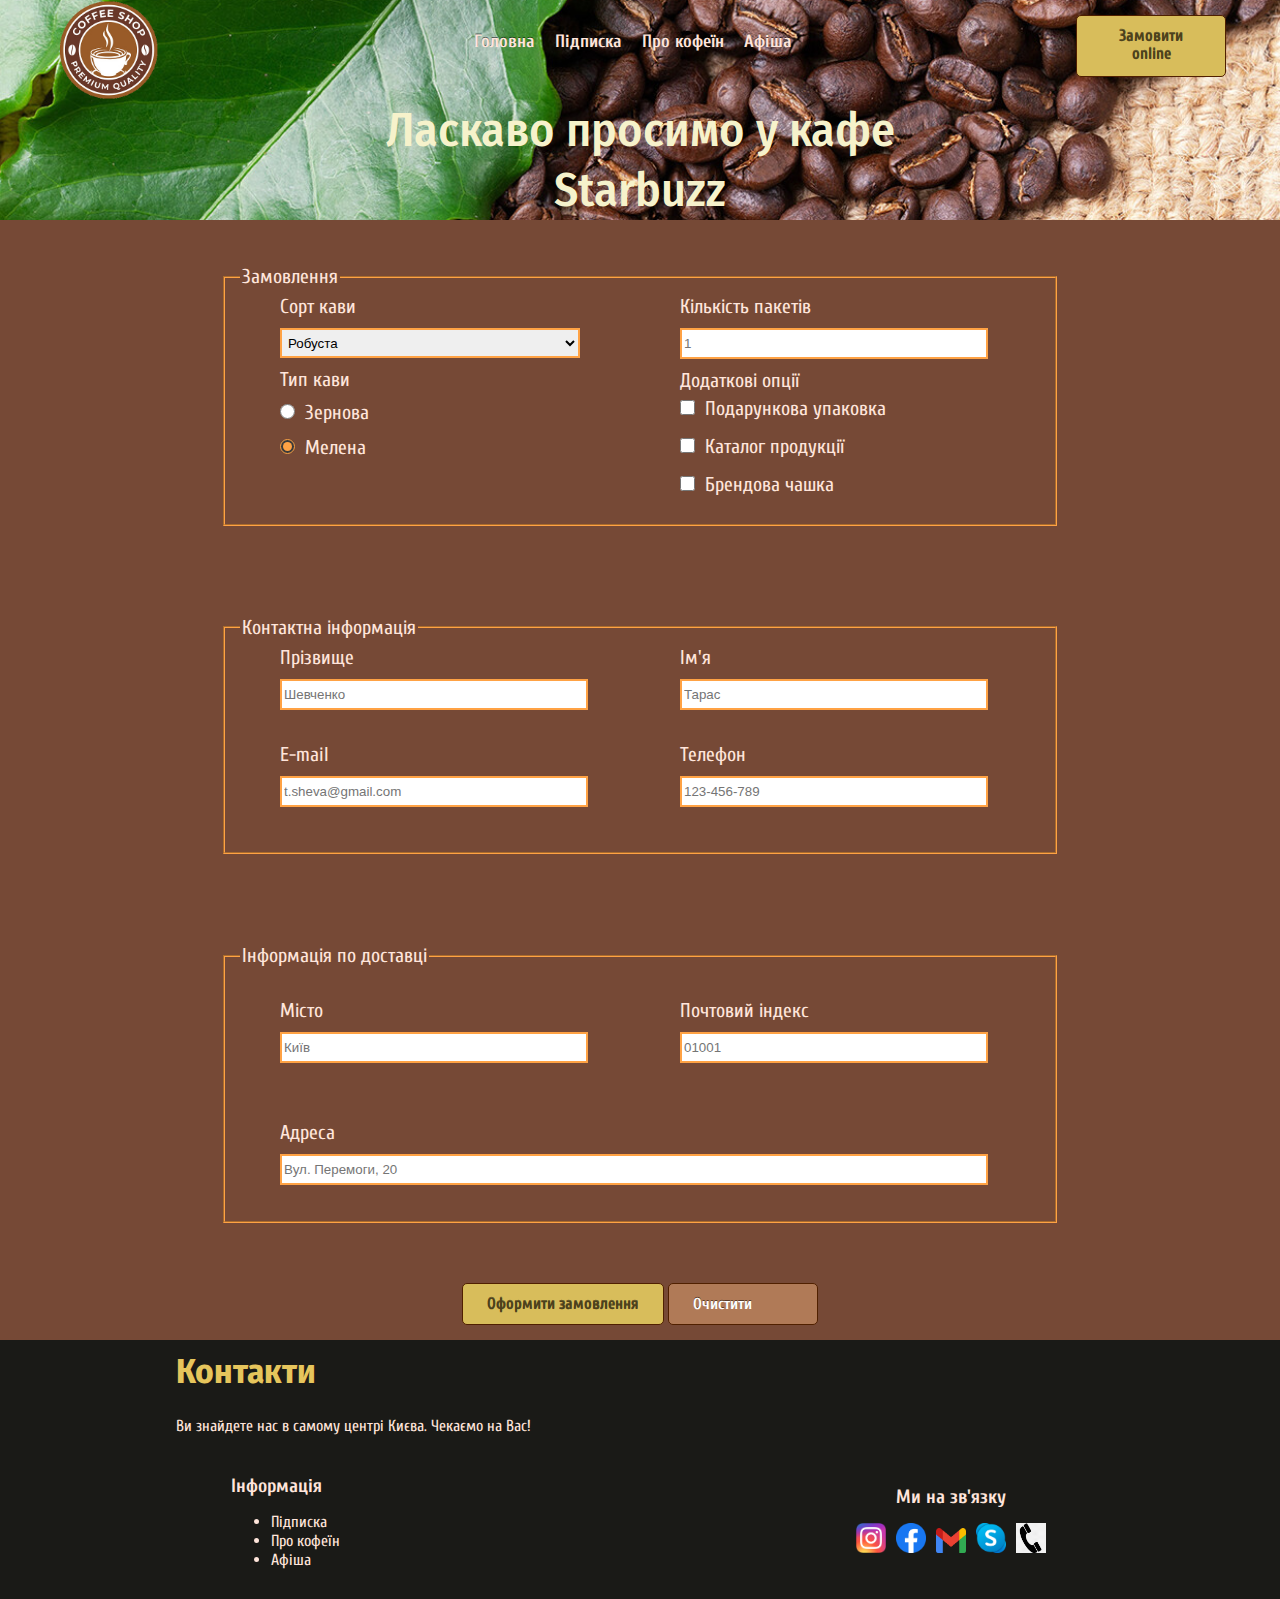
<file: pages/form.html>
<!DOCTYPE html>
<html lang="uk">
<head>
    <meta charset="UTF-8">
    <meta http-equiv="X-UA-Compatible" content="IE=edge">
    <meta name="viewport" content="width=device-width, initial-scale=1.0">
    <title>Document</title>
    <link rel="stylesheet" href="../main.css">
    <link rel="preconnect" href="https://fonts.googleapis.com">
    <link rel="preconnect" href="https://fonts.gstatic.com" crossorigin>
    <link href="https://fonts.googleapis.com/css2?family=Fira+Sans+Condensed&display=swap" rel="stylesheet">
    <link rel="preconnect" href="https://fonts.googleapis.com">
    <link rel="preconnect" href="https://fonts.gstatic.com" crossorigin>
    <link href="https://fonts.googleapis.com/css2?family=Cuprum&family=Fira+Sans+Condensed&display=swap" rel="stylesheet">
    <style>
        div.blok {
            padding: 20px;
            font-size: 20px;
        }
        .blok2 {
            position:relative;
            margin-left: auto;
            margin-right: auto;
            width: 16em;
        }
        fieldset{
            border-color: #FFA244;
            width: 40em;
            margin: 25px auto; 
            display: flex;
            flex-wrap: wrap;
            justify-content: space-between;
            color: #FFE5DB;
        }
        input{
            border-style: solid;
            height: 25px;
            border-color: #FFA244;
            border-width: 2px;
        }
        select{
            height: 30px;
            border-color: #FFA244;
            width: 300px;
            margin: 10px 0;
            border-width: 2px;
            padding: 1px 2px;
        }
        .dilivery {
            width: 40em;
            margin: 25px auto; 
            display: flex;
            flex-wrap: wrap;
            justify-content: space-between;
        }
        input:focus {
            border-color: #FFA244;
            background-color: #FFE5DB;
            color: #2C2B4C;
        }
        select:focus {
            border-color: #FFA244;
            background-color: #FFE5DB;
            color: #2C2B4C;
        }
    </style>
</head>
<body>
    <header>
        <div class="hed">
        <div class="logo"><img src="..\img\logo.png" height="100" width="110"></div>
        <nav class="navbar">
            <ul class="dvs">
                <li class="dws"><a href="../index.html" title="Перейти на головну сторінку" target="_blank">Головна</a></li>
                <li class="dws"><a href="about.html" title="Про нас" target="_blank">Підписка</a></li>
                <li class="dws"><a href="caffeine.html" title="Цікава інформація про кофеїн" target="_blank">Про кофеїн</a></li>
                <li class="dws"><a href="afisa.html" title="Жива музика прямо у кав'ярні!" target="_blank">Афіша</a></li>
            </ul>
        </nav>
        <a href="form.html" title="Замовити доставку" class="btn-1yw">Замовити online</a>
        <h1>Ласкаво просимо у кафе Starbuzz</h1>
        </div>
    </header>
    <div class="blok">
        <fieldset>
        <legend>Замовлення</legend>
        <div class="blok2">
        <form action="">
            <label for="sort">Сорт кави</label>
            <select name="sort">
                <option value="ara">Арабіка</option>
                <option value="rob"  selected>Робуста</option>
                <option value="lib">Ліберіка</option>
                <option value="eks">Ексцельса</option>
            </select>
        </form>
        <label>Тип кави</label>
        <form action="" style="accent-color: #FFA244; width: 90px; margin: 10px 0;">
            <input type="radio" name="type" value="zer" style="height: 15px; width: 15px; margin-right: 10px;">Зернова
            <input type="radio" name="type" value="mel" checked style="height: 15px; width: 15px; margin-right: 10px; margin-top: 15px;">Мелена
        </form>
        </div>
        <div class="blok2">
        <form>
            <label for="num">Кількість пакетів</label>
            <input type="number" id="num" name="num" min="1" max="10" placeholder="1" style="width: 300px; margin: 10px 0;">
        </form>
        <label>Додаткові опції</label>
        <form action="" style="accent-color: #FFA244; width: 210px; margin-top: 5px;">
            <input type="checkbox" name="opt" value="pres" style="height: 15px; width: 15px; margin-right: 10px;">Подарункова упаковка<p></p>
            <input type="checkbox" name="opt" value="brend" style="height: 15px; width: 15px; margin-right: 10px;">Каталог продукції<p></p>
            <input type="checkbox" name="opt" value="cat" style="height: 15px; width: 15px; margin-right: 10px;">Брендова чашка<p></p>
        </form>
        </div>
        </fieldset>
    </div>
    <div class="blok">
        <fieldset>
        <legend>Контактна інформація</legend>
        <div class="blok2">
        <form action="">
            <label for="sur">Прізвище</label>
            <input type="text" id="sur" name="sur" placeholder="Шевченко" style="width: 300px; margin: 10px 0;"><br><br>
            <label for="mal">E-mail</label>
            <input type="text" id="mal" name="mal" placeholder="t.sheva@gmail.com" style="width: 300px; margin: 10px 0;"><br><br>
        </div>
        <div class="blok2">
            <label for="name">Ім'я</label>
            <input type="text" id="name" name="name" placeholder="Тарас" style="width: 300px; margin: 10px 20px 10px 0px;"><br><br>
            <label for="mob">Телефон</label>
            <input type="text" id="mob" name="mob" placeholder="123-456-789" style="width: 300px; margin: 10px 0;"><br><br>
        </div>
        </form>
        </fieldset>
    </div>
    <div class="blok">
        <fieldset>
        <legend>Інформація по доставці</legend>
        <form action="">
            <div class="dilivery">
            <div class="blok2">
            <label for="city">Місто</label>
            <input type="text" id="city" name="city" placeholder="Київ" style="width: 300px; margin: 10px 0;"><br><br>
            </div>
            <div class="blok2">
            <label for="index">Почтовий індекс</label>
            <input type="text" id="index" name="index" placeholder="01001" style="width: 300px; margin: 10px 0;"><br><br>
            </div>
            </div>
            <div class="blok2" style="margin-left: 40px;">
            <label for="adr">Адреса</label>
            <input type="text" id="adr" name="adr" placeholder="Вул. Перемоги, 20" style="width: 700px; margin-top: 10px;"><br><br>
            </div>
        </form>
        </fieldset>
    </div>
    <div style="margin-right: auto; margin-left: auto; display: block; width: fit-content;">
    <a href="result.html" class="btn-yw" style="margin: 0; width: auto;">Оформити замовлення</a>
    <p class="btn">Очистити</p></td>
    </div>
    <footer>
        <div style="margin: 0 11em;">
            <h2>Контакти </h2>
            <p>Ви знайдете нас в самому центрі Києва. Чекаємо на Вас!</p>
        </div>
        <div style="display: flex; justify-content: space-around; align-items: center;">
        <div style="display: flex; flex-wrap: wrap; margin: 10px 30px 30px 30px; width: 10em;">
            <p style="font-weight:bold; font-size: larger; text-align: center;">Інформація</p>
            <ul>
                <li><a href="about.html" title="Про нас">Підписка</a></li>
                <li><a href="caffeine.html" title="Цікава інформація про кофеїн">Про кофеїн</a></li>
                <li><a href="afisa.html" title="Жива музика прямо у кав'ярні!">Афіша</a></li>
            </ul>
        </div>
        <div style="margin: 10px 30px 30px 30px;">
            <p style="font-weight:bold; font-size: larger; text-align: center;">Ми на зв'язку</p>
            <a href="https://www.instagram.com/jasskierr/" target="_blank" style="padding: 3px;"><img src="..\img\icons\Instagram_logo_2016.svg.jpg" height="30" width="30"></a>
            <a href="https://www.facebook.com/profile.php?id=100013451641264" target="_blank" style="padding: 3px;"><img src="..\img\icons\fb_icon_325x325.png" height="30" width="30"></a>
            <a href="mailto:ilia161203@gmail.com?subject=Виникло питання" target="_blank" style="padding: 3px;"><img src="..\img\icons\Gmail_icon_(2020).svg.png" height="25" width="30"></a>  
            <a href="skype:+380987142116?call" target="_blank" style="padding: 3px;"><img src="..\img\icons\640px-Skype_logo_(2019present).svg.png" height="30" width="30"></a>
            <a href="tel:+380660267998" target="_blank" style="padding: 3px;"><img src="..\img\icons\png-transparent-telephone-mobile-phones-home-phone.png" height="30" width="30"></a>
        </div>
        </div>
    </footer>
</body>
</html>
</file>
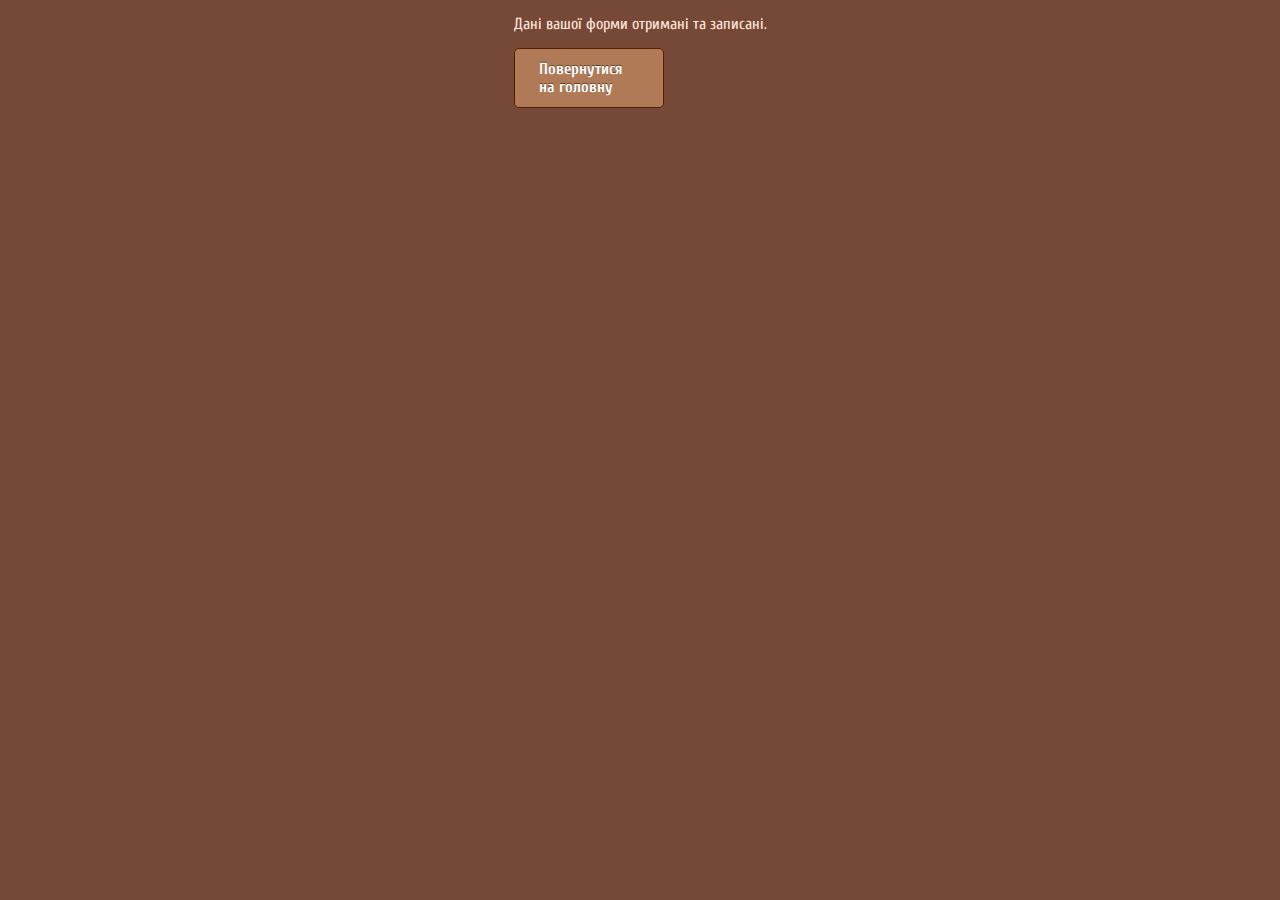
<file: pages/result.html>
<!DOCTYPE HTML>
<html>
<head>
    <meta charset="UTF-8">
    <meta http-equiv="X-UA-Compatible" content="IE=edge">
    <meta name="viewport" content="width=device-width, initial-scale=1.0">
    <title>Document</title>
    <link rel="stylesheet" href="../main.css">
    <link rel="preconnect" href="https://fonts.googleapis.com">
    <link rel="preconnect" href="https://fonts.gstatic.com" crossorigin>
    <link href="https://fonts.googleapis.com/css2?family=Fira+Sans+Condensed&display=swap" rel="stylesheet">
    <link rel="preconnect" href="https://fonts.googleapis.com">
    <link rel="preconnect" href="https://fonts.gstatic.com" crossorigin>
    <link href="https://fonts.googleapis.com/css2?family=Cuprum&family=Fira+Sans+Condensed&display=swap" rel="stylesheet">
</head>
<body>
    <div style="margin-right: auto; margin-left: auto; display: block; width: fit-content;">
        <p>Дані вашої форми отримані та записані.</p>
        <a href="../index.html" class="btn">Повернутися на головну</a>
    </div>    
</body>
</html>
</file>
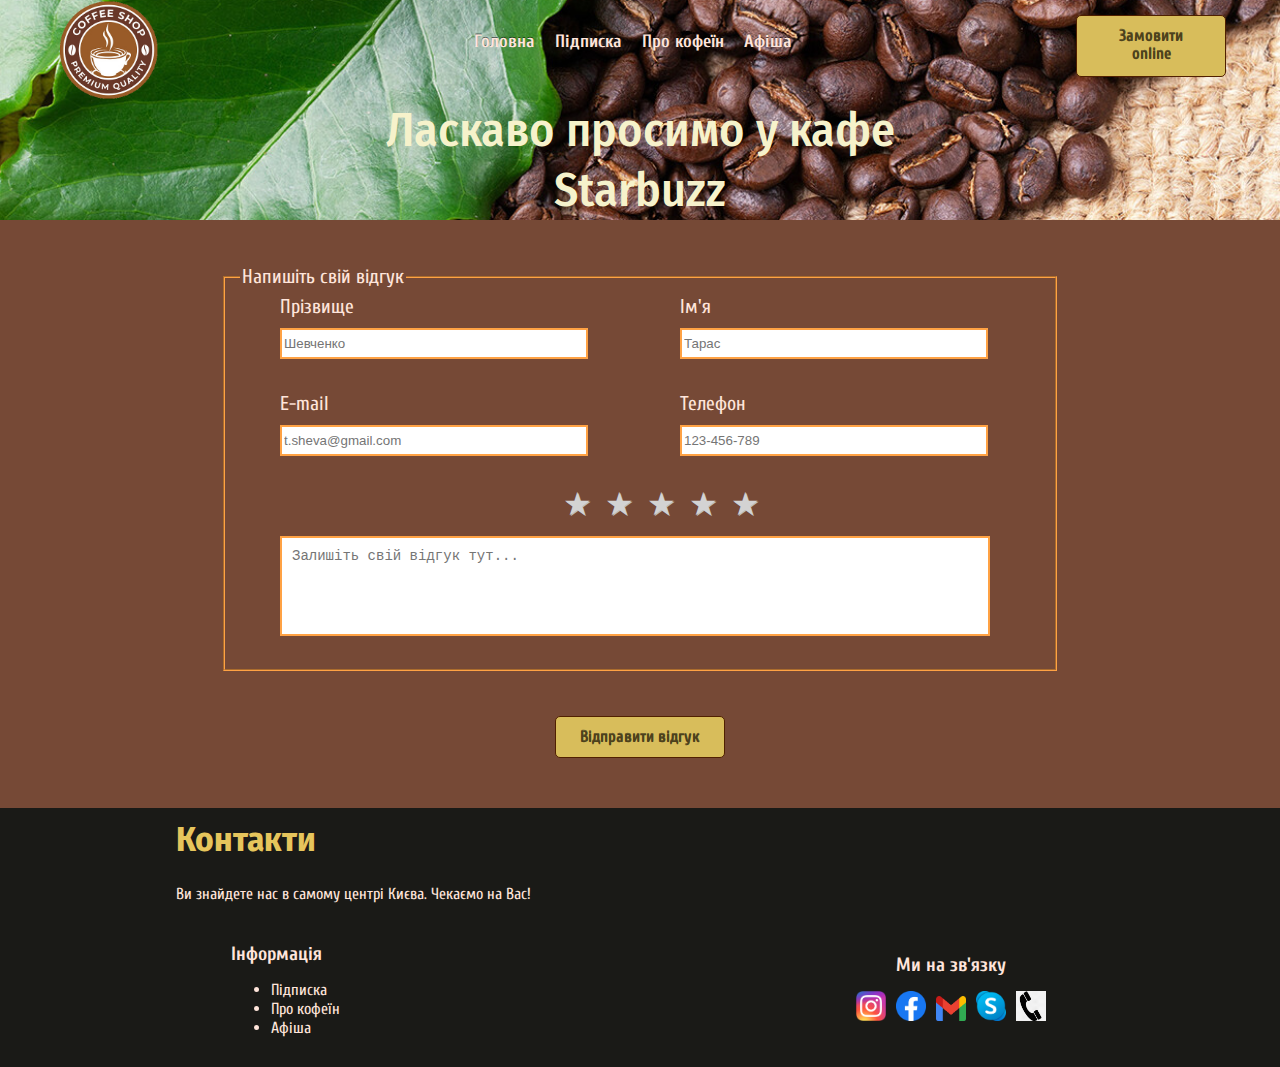
<file: pages/review.html>
<!DOCTYPE html>
<html lang="uk">
<head>
    <meta charset="UTF-8">
    <meta http-equiv="X-UA-Compatible" content="IE=edge">
    <meta name="viewport" content="width=device-width, initial-scale=1.0">
    <title>Document</title>
    <link rel="stylesheet" href="../main.css">
    <link rel="preconnect" href="https://fonts.googleapis.com">
    <link rel="preconnect" href="https://fonts.gstatic.com" crossorigin>
    <link href="https://fonts.googleapis.com/css2?family=Fira+Sans+Condensed&display=swap" rel="stylesheet">
    <link rel="preconnect" href="https://fonts.googleapis.com">
    <link rel="preconnect" href="https://fonts.gstatic.com" crossorigin>
    <link href="https://fonts.googleapis.com/css2?family=Cuprum&family=Fira+Sans+Condensed&display=swap" rel="stylesheet">
    <style>
        textarea {
            resize: none;
            border: 2px solid #FFA244;
            padding: 10px;
            width: 710px;
            height: 100px;
            box-sizing: border-box;
            font-size: 14px;
            margin: 0 40px;
        }
        div.blok {
            padding: 20px;
            font-size: 20px;
        }
        .blok2 {
            position:relative;
            margin-left: auto;
            margin-right: auto;
            width: 16em;
        }
        fieldset{
            border-color: #FFA244;
            width: 40em;
            margin: 25px auto; 
            display: flex;
            flex-wrap: wrap;
            justify-content: space-between;
            color: #FFE5DB;
        }
        input{
            border-style: solid;
            height: 25px;
            border-color: #FFA244;
            border-width: 2px;
        }
        select{
            height: 30px;
            border-color: #FFA244;
            width: 300px;
            margin: 10px 0;
            border-width: 2px;
            padding: 1px 2px;
        }
        .dilivery {
            width: 40em;
            margin: 25px auto; 
            display: flex;
            flex-wrap: wrap;
            justify-content: space-between;
        }
        input:focus {
            border-color: #FFA244;
            background-color: #FFE5DB;
            color: #2C2B4C;
        }
        select:focus {
            border-color: #FFA244;
            background-color: #FFE5DB;
            color: #2C2B4C;
        }
    </style>
</head>
<body>
    <header>
        <div class="hed">
        <div class="logo"><img src="..\img\logo.png" height="100" width="110"></div>
        <nav class="navbar">
            <ul class="dvs">
                <li class="dws"><a href="../index.html" title="Перейти на головну сторінку" target="_blank">Головна</a></li>
                <li class="dws"><a href="about.html" title="Про нас" target="_blank">Підписка</a></li>
                <li class="dws"><a href="caffeine.html" title="Цікава інформація про кофеїн" target="_blank">Про кофеїн</a></li>
                <li class="dws"><a href="afisa.html" title="Жива музика прямо у кав'ярні!" target="_blank">Афіша</a></li>
            </ul>
        </nav>
        <a href="form.html" title="Замовити доставку" class="btn-1yw">Замовити online</a>
        <h1>Ласкаво просимо у кафе Starbuzz</h1>
        </div>
    </header>
    <div class="blok">
        <fieldset>
        <legend>Напишіть свій відгук</legend>
        <div class="blok2">
        <form action="">
            <label for="sur">Прізвище</label>
            <input type="text" id="sur" name="sur" placeholder="Шевченко" style="width: 300px; margin: 10px 0;"><br><br>
            <label for="mal">E-mail</label>
            <input type="text" id="mal" name="mal" placeholder="t.sheva@gmail.com" style="width: 300px; margin: 10px 0;"><br><br>
        </div>
        <div class="blok2">
            <label for="name">Ім'я</label>
            <input type="text" id="name" name="name" placeholder="Тарас" style="width: 300px; margin: 10px 20px 10px 0px;"><br><br>
            <label for="mob">Телефон</label>
            <input type="text" id="mob" name="mob" placeholder="123-456-789" style="width: 300px; margin: 10px 0;"><br><br>
        </div>
        <div class="rating-area">
            <input type="radio" id="star-5" name="rating" value="5">
            <label for="star-5" title="Оценка «5»"></label>	
            <input type="radio" id="star-4" name="rating" value="4">
            <label for="star-4" title="Оценка «4»"></label>    
            <input type="radio" id="star-3" name="rating" value="3">
            <label for="star-3" title="Оценка «3»"></label>  
            <input type="radio" id="star-2" name="rating" value="2">
            <label for="star-2" title="Оценка «2»"></label>    
            <input type="radio" id="star-1" name="rating" value="1">
            <label for="star-1" title="Оценка «1»"></label>
        </div>
        <p><textarea name="comment" placeholder="Залишіть свій відгук тут..."></textarea></p>
        </fieldset>
    </div>
    <div style="margin-right: auto; margin-left: auto; display: block; width: fit-content;">
    <a href="result.html" class="btn-yw" style="margin: 0 0 50px; width: auto;">Відправити відгук</a>
    </div>
    <footer>
        <div style="margin: 0 11em;">
            <h2>Контакти </h2>
            <p>Ви знайдете нас в самому центрі Києва. Чекаємо на Вас!</p>
        </div>
        <div style="display: flex; justify-content: space-around; align-items: center;">
        <div style="display: flex; flex-wrap: wrap; margin: 10px 30px 30px 30px; width: 10em;">
            <p style="font-weight:bold; font-size: larger; text-align: center;">Інформація</p>
            <ul>
                <li><a href="about.html" title="Про нас">Підписка</a></li>
                <li><a href="caffeine.html" title="Цікава інформація про кофеїн">Про кофеїн</a></li>
                <li><a href="afisa.html" title="Жива музика прямо у кав'ярні!">Афіша</a></li>
            </ul>
        </div>
        <div style="margin: 10px 30px 30px 30px;">
            <p style="font-weight:bold; font-size: larger; text-align: center;">Ми на зв'язку</p>
            <a href="https://www.instagram.com/jasskierr/" target="_blank" style="padding: 3px;"><img src="..\img\icons\Instagram_logo_2016.svg.jpg" height="30" width="30"></a>
            <a href="https://www.facebook.com/profile.php?id=100013451641264" target="_blank" style="padding: 3px;"><img src="..\img\icons\fb_icon_325x325.png" height="30" width="30"></a>
            <a href="mailto:ilia161203@gmail.com?subject=Виникло питання" target="_blank" style="padding: 3px;"><img src="..\img\icons\Gmail_icon_(2020).svg.png" height="25" width="30"></a>  
            <a href="skype:+380987142116?call" target="_blank" style="padding: 3px;"><img src="..\img\icons\640px-Skype_logo_(2019present).svg.png" height="30" width="30"></a>
            <a href="tel:+380660267998" target="_blank" style="padding: 3px;"><img src="..\img\icons\png-transparent-telephone-mobile-phones-home-phone.png" height="30" width="30"></a>
        </div>
        </div>
    </footer>
</body>
</html>
</file>
<file: main.css>
* {
    margin: 0;
}
body {
    background-color: #764936;
    font-family: 'Cuprum', sans-serif;
}
header {
    display: flex;
    flex-direction: row;
    justify-content: flex-start;
    align-items: center;
    background-image: url(./img/back_for_header.jpeg);
    background-color: #482b26;
    background-position: center;
    background-size: 100%;
    background-repeat:no-repeat;
    padding: 0 50px;
}
.logo {
    display: flex;
    flex: 0  1 35%;
}
.hed {
    display: flex;
    flex-wrap: wrap;
    padding: 0 4px;
}
.navbar {
    display: flex;
    justify-content: center;
}
.btn-1yw {
    text-align: center;
    margin-left: auto;
    width: 100px;
    height: 38px;
    display: inline-block;
    font-weight: bold;
    color: rgb(76, 65, 28);
    text-shadow: 0 -1px rgba(0,0,0,.5);
    padding: .7em 1.5em;
    margin-top: 15px;
    border: 1px solid rgb(80,32,0);
    border-radius: 5px;
    background: rgb(216, 189, 91);
} 
.btn-2yw {
    text-align: center;
    margin: 0 0 5% 20%;
    width: 100px;
    height: 18px;
    display: inline-block;
    font-weight: bold;
    color: rgb(76, 65, 28);
    text-shadow: 0 -1px rgba(0,0,0,.5);
    padding: .7em 1.5em;
    margin-top: 15px;
    border: 1px solid rgb(80,32,0);
    border-radius: 5px;
    background: rgb(216, 189, 91);
} 
li.dws {
    list-style: none;
    padding: 10px;
    text-decoration: none;
    font-size: 18px;
    font-weight: bold;
    text-shadow: 0 -1px rgba(0,0,0,.5);
}
ul.dvs{
    display: flex;
    padding: 20px 0;
    justify-content: center;
}
footer {
    padding: 0;
    margin: 0;
    background-color: #1a1a17;
}
section {
    padding: 100px 0;
}
h1 { 
    font-size: 48px;
    margin: 0 270px;
    padding: 0;
    font-family: 'Fira Sans Condensed', sans-serif; 
    font-style: normal;
    font-weight: 500;
    line-height: 125%;
    letter-spacing: normal;
    text-align: center;
    text-transform: none;
    color: #F6F2CB;
   }

a {
    font-family: 'Cuprum', sans-serif;
    color: #FFE5DB;
    text-decoration: none;
}
.btn {
    width: 100px;
    display: inline-block;
    font-weight: bold;
    color: #fff;
    text-decoration: none;
    text-shadow: 0 -1px rgba(0,0,0,.5);
    user-select: none;
    padding: .7em 1.5em;
    border: 1px solid rgb(80,32,0);
    border-radius: 5px;
    outline: none;
    background: rgb(176, 122, 87);
    transition: .2s;
  } 
.btn-yw {
    text-align: center;
    margin: 0 42%;
    width: 100px;
    display: inline-block;
    font-weight: bold;
    color: rgb(76, 65, 28);
    text-decoration: none;
    text-shadow: 0 -1px rgba(0,0,0,.5);
    user-select: none;
    padding: .7em 1.5em;
    border: 1px solid rgb(80,32,0);
    border-radius: 5px;
    outline: none;
    background: rgb(216, 189, 91);
    transition: .2s;
  } 
.btn-bw {
    text-align: center;
    width: 100px;
    margin: 0 40%;
    display: inline-block;
    font-weight: bold;
    color: rgb(243, 207, 186);
    text-decoration: none;
    text-shadow: 0 -1px rgba(0,0,0,.5);
    user-select: none;
    padding: .7em 1.5em;
    border: 3px solid rgb(216, 189, 91);
    border-radius: 5px;
    outline: none;
    background: #764936;
    transition: .2s;
  } 
p {
    font-family: 'Cuprum', sans-serif;
    color: #FFE5DB;
    margin: 15px 0;
}

h2 {
    font-family: 'Fira Sans Condensed', sans-serif;
    color: #E6C55C;
    padding: 10px 0;
    font-size: 35px;
}

h3 {
    font-family: 'Fira Sans Condensed', sans-serif;
    color: #F9F871;
    padding: 10px 0;
    font-size: 22px;
}
ul {
    font-family: 'Fira Sans Condensed', sans-serif;
    color: #FFE5DB;
}
ol {
    font-family: 'Fira Sans Condensed', sans-serif;
    color: #FFE5DB;
}
.bg-muted {
    background-color: #A26D43;
    font-family: 'Cuprum', sans-serif;
    opacity: 1.0;
    padding: 20px 180px;
}
.bg-decor {
    background-image: url(./img/фон_кава.png);
    background-size: 6%;
    background-position: center; 
    background-repeat: space ;
    /* filter: alpha(Opacity = 40); 
    opacity: 0.4;
    transform: rotate(30deg); */
}
.link {
    color: #E6C55C;
    font-size:medium;
    font-weight:small;
    letter-spacing:xx-small;
}
.fig {
    text-align: center;
}
.midt {
    margin: 0 360px;
    text-align: center;
    width:max-content;
    color: #F9F871;
    font-size: 50px;
}
.container {
    max-width: 2000px;
    margin: 0 50px 0 50px;
    padding: 0 15px;
}
.rating-area {
	overflow: hidden;
	width: 265px;
	margin: 0 auto;
}
.rating-area:not(:checked) > input {
	display: none;
}
.rating-area:not(:checked) > label {
	float: right;
	width: 42px;
	padding: 0;
	cursor: pointer;
	font-size: 32px;
	line-height: 32px;
	color: lightgrey;
	text-shadow: 1px 1px #bbb;
}
.rating-area:not(:checked) > label:before {
	content: '★';
}
.rating-area > input:checked ~ label {
	color: gold;
	text-shadow: 1px 1px #c60;
}
.rating-area:not(:checked) > label:hover,
.rating-area:not(:checked) > label:hover ~ label {
	color: gold;
}
.rating-area > input:checked + label:hover,
.rating-area > input:checked + label:hover ~ label,
.rating-area > input:checked ~ label:hover,
.rating-area > input:checked ~ label:hover ~ label,
.rating-area > label:hover ~ input:checked ~ label {
	color: gold;
	text-shadow: 1px 1px goldenrod;
}
.rate-area > label:active {
	position: relative;
}
div.blok {
    padding: 20px;
    font-size: 20px;
}
.blok2 {
    position:relative;
    margin-left: auto;
    margin-right: auto;
    width: 16em;
}
fieldset{
    border-color: #FFA244;
    width: 40em;
    margin: 25px auto; 
    display: flex;
    flex-wrap: wrap;
    justify-content: space-between;
    color: #FFE5DB;
}
input{
    border-style: solid;
    height: 25px;
    border-color: #FFA244;
    border-width: 2px;
}
select{
    height: 30px;
    border-color: #FFA244;
    width: 300px;
    margin: 10px 0;
    border-width: 2px;
    padding: 1px 2px;
}
.dilivery {
    width: 40em;
    margin: 25px auto; 
    display: flex;
    flex-wrap: wrap;
    justify-content: space-between;
}
input:focus {
    border-color: #FFA244;
    background-color: #FFE5DB;
    color: #2C2B4C;
}
select:focus {
    border-color: #FFA244;
    background-color: #FFE5DB;
    color: #2C2B4C;
}
</file>
